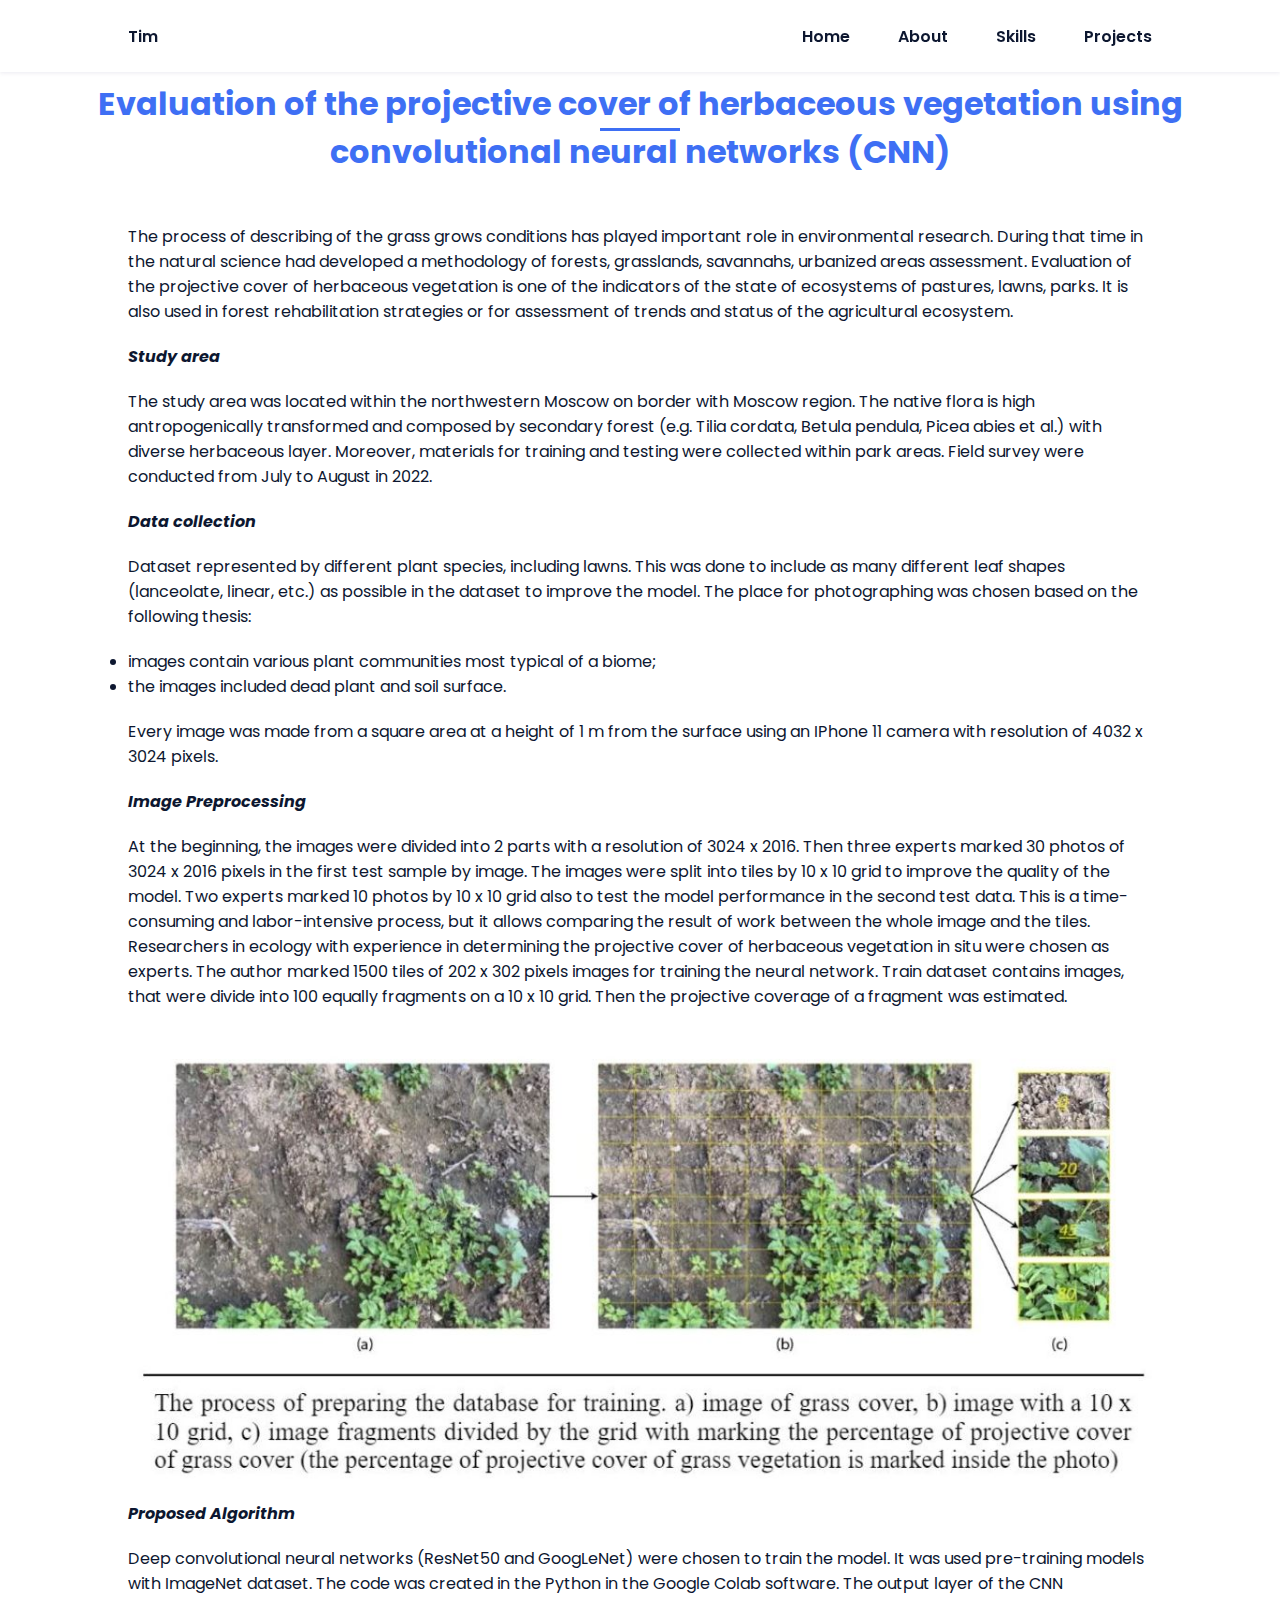
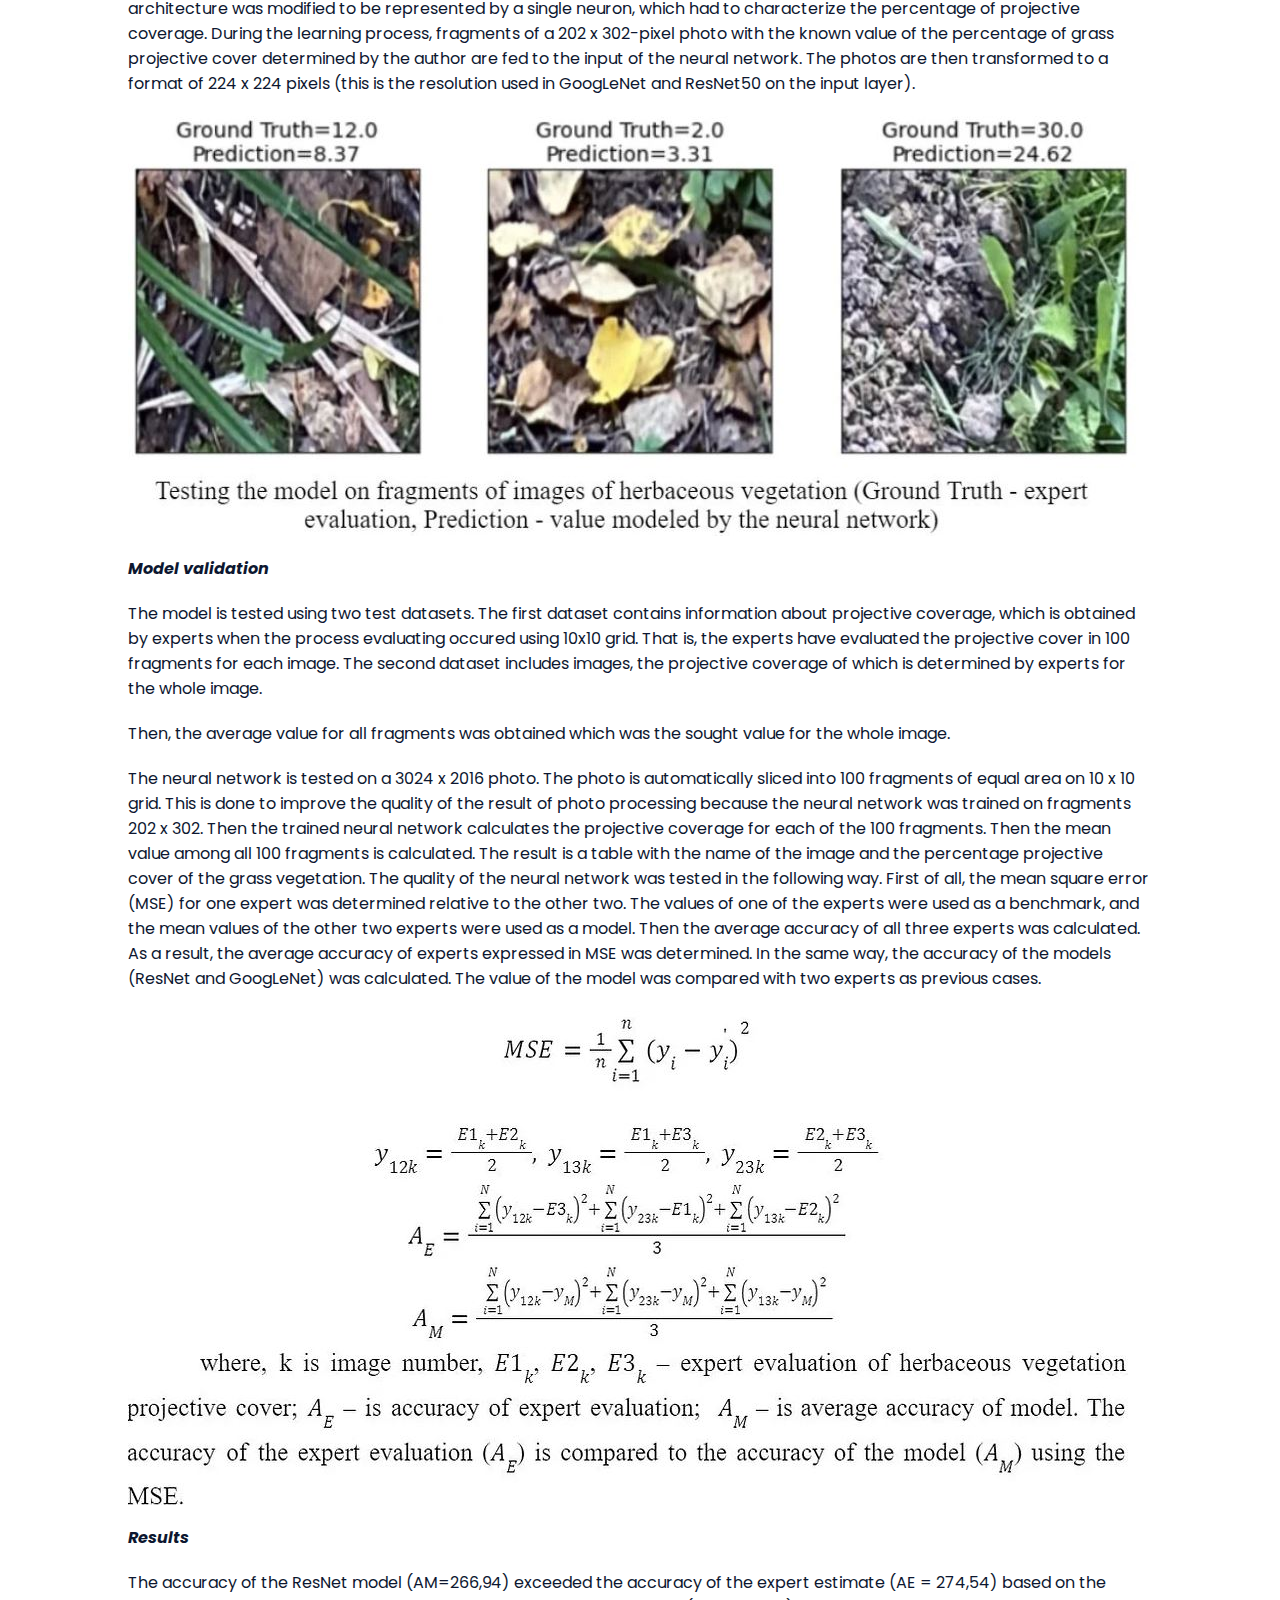
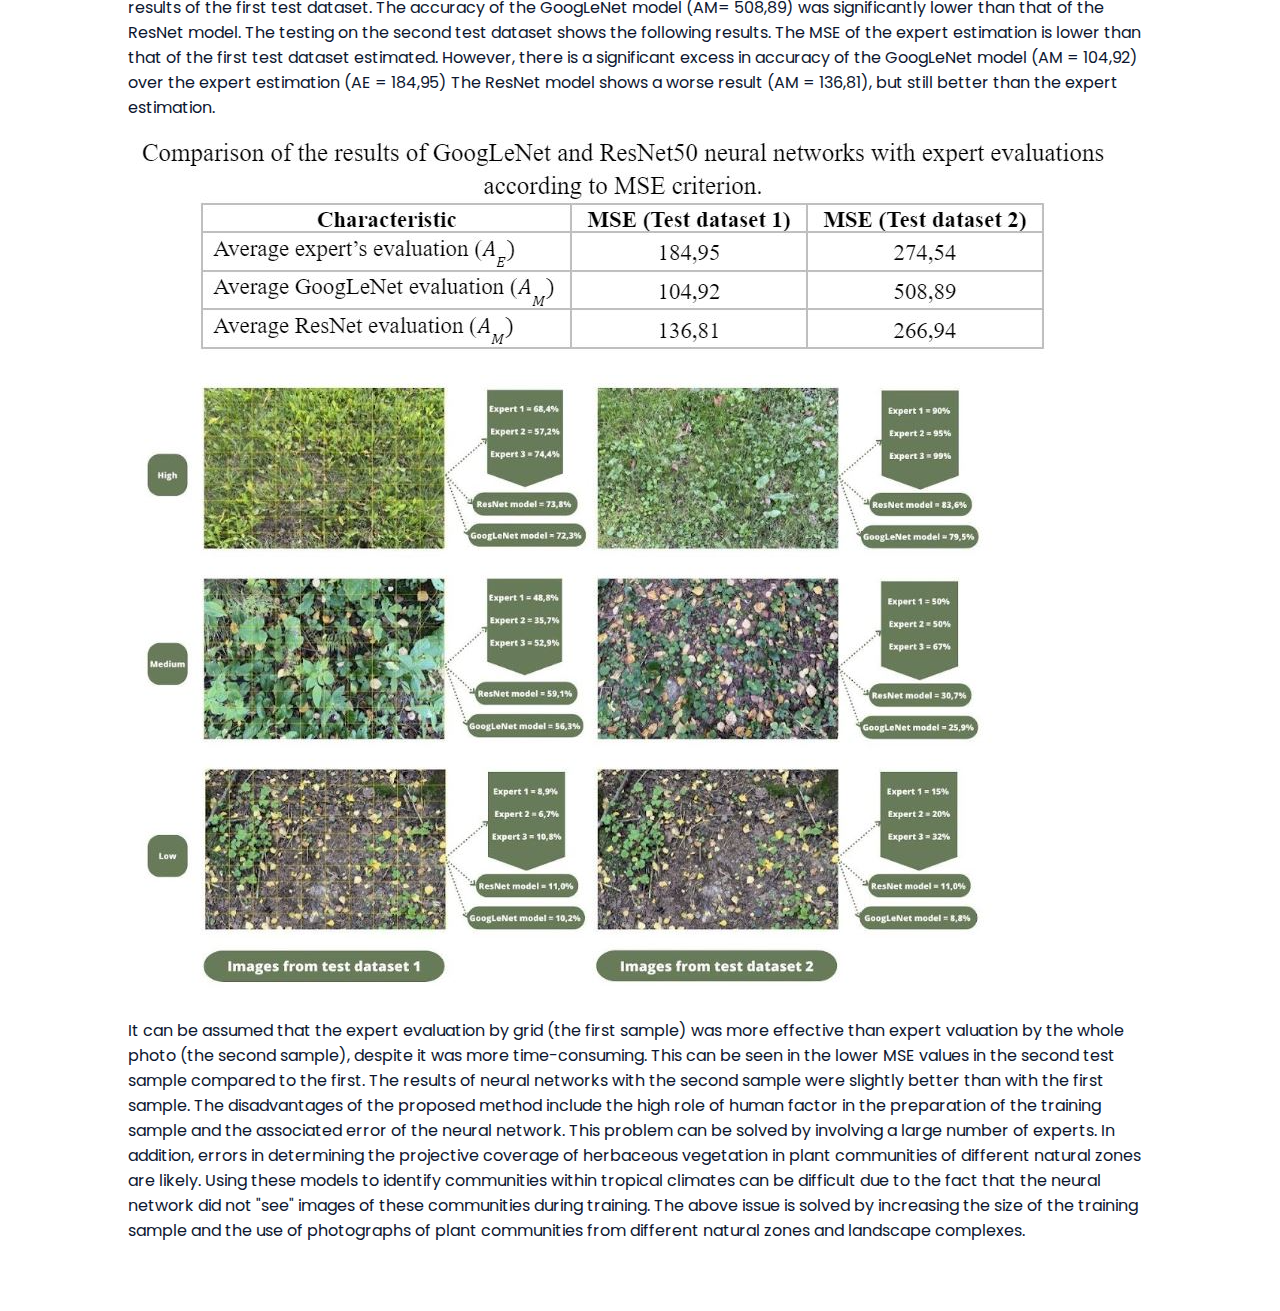
<file: CNN.html>
<!DOCTYPE html>
<html lang="en">

<head>
    <meta charset="UTF-8">
    <meta name="viewport" content="width=device-width, initial-scale=1.0">

    <link rel="stylesheet" href="assets/css/styles.css">
    <link href='https://cdn.jsdelivr.net/npm/boxicons@2.0.5/css/boxicons.min.css' rel='stylesheet'>

    <title>Evaluation of the projective cover of herbaceous vegetation using convolutional neural networks (CNN)</title>
    <style>
        p {
            margin-bottom: 20px;
            /* Steps between lines */
        }
    </style>
</head>

<body>
    <!--===== HEADER =====-->
    <header class="l-header">
        <nav class="nav bd-grid">
            <div>
                <a href="#" class="nav__logo">Tim</a>
            </div>

            <div class="nav__menu" id="nav-menu">
                <ul class="nav__list">
                    <li class="nav__item"><a href="index.html#home" class="nav__link">Home</a></li>
                    <li class="nav__item"><a href="index.html#about" class="nav__link">About</a></li>
                    <li class="nav__item"><a href="index.html#skills" class="nav__link">Skills</a></li>
                    <li class="nav__item"><a href="index.html#work" class="nav__link">Projects</a></li>
                </ul>
            </div>
            <div class="nav__toggle" id="nav-toggle">
                <i class='bx bx-menu'></i>
            </div>
        </nav>
    </header>
    <main class="l-main">
        <!--===== Project information =====-->
        <section class="information section" id="information">
            <h2 class="section-title">Evaluation of the projective cover of herbaceous vegetation using convolutional
                neural networks (CNN)</h2>

            <div class="contact__container bd-grid">

                <div>
                    <p>The process of describing of the grass grows conditions has played important role in
                        environmental research. During that time in the natural science had developed a methodology of
                        forests, grasslands, savannahs, urbanized areas assessment. Evaluation of the projective cover
                        of herbaceous vegetation is one of the indicators of the state of ecosystems of pastures, lawns,
                        parks. It is also used in forest rehabilitation strategies or for assessment of trends and
                        status of the agricultural ecosystem.
                    </p>
                    <p><b><i>Study area</i></b></p>
                    <p>
                        The study area was located within the northwestern Moscow on border with Moscow region. The
                        native flora is high antropogenically transformed and composed by secondary forest (e.g. Tilia
                        cordata, Betula pendula, Picea abies et al.) with diverse herbaceous layer. Moreover, materials
                        for training and testing were collected within park areas. Field survey were conducted from July
                        to August in 2022.
                    </p>
                    <p><b><i>Data collection</i></b></p>
                    <p>
                        Dataset represented by different plant species, including lawns. This was done to include as
                        many different leaf shapes (lanceolate, linear, etc.) as possible in the dataset to improve the
                        model.
                        The place for photographing was chosen based on the following thesis:
                    </p>

                    <li> images contain various plant communities most typical of a biome;</li>
                    <li> the images included dead plant and soil surface.</li>
                    <div style="height: 20px;"></div>
                    <p>
                        Every image was made from a square area at a height of 1 m from the surface using an IPhone 11
                        camera with resolution of 4032 x 3024 pixels.
                    </p>
                    <p><b><i>Image Preprocessing</i></b></p>
                    <p>
                        At the beginning, the images were divided into 2 parts with a resolution of 3024 x 2016. Then
                        three experts marked 30 photos of 3024 x 2016 pixels in the first test sample by image. The
                        images were split into tiles by 10 x 10 grid to improve the quality of the model. Two experts
                        marked 10 photos by 10 x 10 grid also to test the model performance in the second test data.
                        This is a time-consuming and labor-intensive process, but it allows comparing the result of work
                        between the whole image and the tiles. Researchers in ecology with experience in determining the
                        projective cover of herbaceous vegetation in situ were chosen as experts.

                        The author marked 1500 tiles of 202 x 302 pixels images for training the neural network. Train
                        dataset contains images, that were divide into 100 equally fragments on a 10 x 10 grid. Then the
                        projective coverage of a fragment was estimated.
                    </p>
                    <img src="assets/img/Ml/2.JPG">
                    <div style="height: 20px;"></div>
                    <p><b><i>Proposed Algorithm</i></b></p>
                    <p>
                        Deep convolutional neural networks (ResNet50 and GoogLeNet) were chosen to train the model. It
                        was used pre-training models with ImageNet dataset. The code was created in the Python in the
                        Google Colab software. The output layer of the CNN architecture was modified to be represented
                        by a single neuron, which had to characterize the percentage of projective coverage.
                        During the learning process, fragments of a 202 x 302-pixel photo with the known value of the
                        percentage of grass projective cover determined by the author are fed to the input of the neural
                        network. The photos are then transformed to a format of 224 x 224 pixels (this is the resolution
                        used in GoogLeNet and ResNet50 on the input layer).
                    </p>
                    <img src="assets/img/Ml/3.JPG">
                    <div style="height: 20px;"></div>
                    <p><b><i>Model validation</i></b></p>
                    <p>
                        The model is tested using two test datasets. The first dataset contains information about
                        projective coverage, which is obtained by experts when the process evaluating occured using
                        10x10 grid. That is, the experts have evaluated the projective cover in 100 fragments for each
                        image. The second dataset includes images, the projective coverage of which is determined by
                        experts for the whole image.
                    </p>
                    <p>
                        Then, the average value for all fragments was obtained which was the sought value for the whole
                        image.
                    </p>
                    <p>
                        The neural network is tested on a 3024 x 2016 photo. The photo is automatically sliced into 100
                        fragments of equal area on 10 x 10 grid. This is done to improve the quality of the result of
                        photo processing because the neural network was trained on fragments 202 x 302. Then the trained
                        neural network calculates the projective coverage for each of the 100 fragments. Then the mean
                        value among all 100 fragments is calculated. The result is a table with the name of the image
                        and the percentage projective cover of the grass vegetation.

                        The quality of the neural network was tested in the following way. First of all, the mean square
                        error (MSE) for one expert was determined relative to the other two. The values of one of the
                        experts were used as a benchmark, and the mean values of the other two experts were used as a
                        model. Then the average accuracy of all three experts was calculated. As a result, the average
                        accuracy of experts expressed in MSE was determined. In the same way, the accuracy of the models
                        (ResNet and GoogLeNet) was calculated. The value of the model was compared with two experts as
                        previous cases.
                    </p>
                    <img src="assets/img/Ml/4.JPG">
                    <div style="height: 20px;"></div>
                    <p><b><i>Results</i></b></p>
                    <p>
                        The accuracy of the ResNet model (AM=266,94) exceeded the accuracy of the expert estimate (AE =
                        274,54) based on the results of the first test dataset. The accuracy of the GoogLeNet model (AM=
                        508,89) was significantly lower than that of the ResNet model.

                        The testing on the second test dataset shows the following results. The MSE of the expert
                        estimation is lower than that of the first test dataset estimated. However, there is a
                        significant excess in accuracy of the GoogLeNet model (AM = 104,92) over the expert estimation
                        (AE = 184,95) The ResNet model shows a worse result (AM = 136,81), but still better than the
                        expert estimation.
                    </p>
                    <img src="assets/img/Ml/5.png">
                    <div style="height: 20px;"></div>
                    <img src="assets/img/Ml/6.png">
                    <div style="height: 20px;"></div>
                    <p>
                        It can be assumed that the expert evaluation by grid (the first sample) was more effective than
                        expert valuation by the whole photo (the second sample), despite it was more time-consuming.
                        This can be seen in the lower MSE values in the second test sample compared to the first. The
                        results of neural networks with the second sample were slightly better than with the first
                        sample. The disadvantages of the proposed method include the high role of human factor in the
                        preparation of the training sample and the associated error of the neural network. This problem
                        can be solved by involving a large number of experts. In addition, errors in determining the
                        projective coverage of herbaceous vegetation in plant communities of different natural zones are
                        likely. Using these models to identify communities within tropical climates can be difficult due
                        to the fact that the neural network did not "see" images of these communities during training.
                        The above issue is solved by increasing the size of the training sample and the use of
                        photographs of plant communities from different natural zones and landscape complexes.
                    </p>
                </div>
            </div>
        </section>

</body>

</html>
</file>
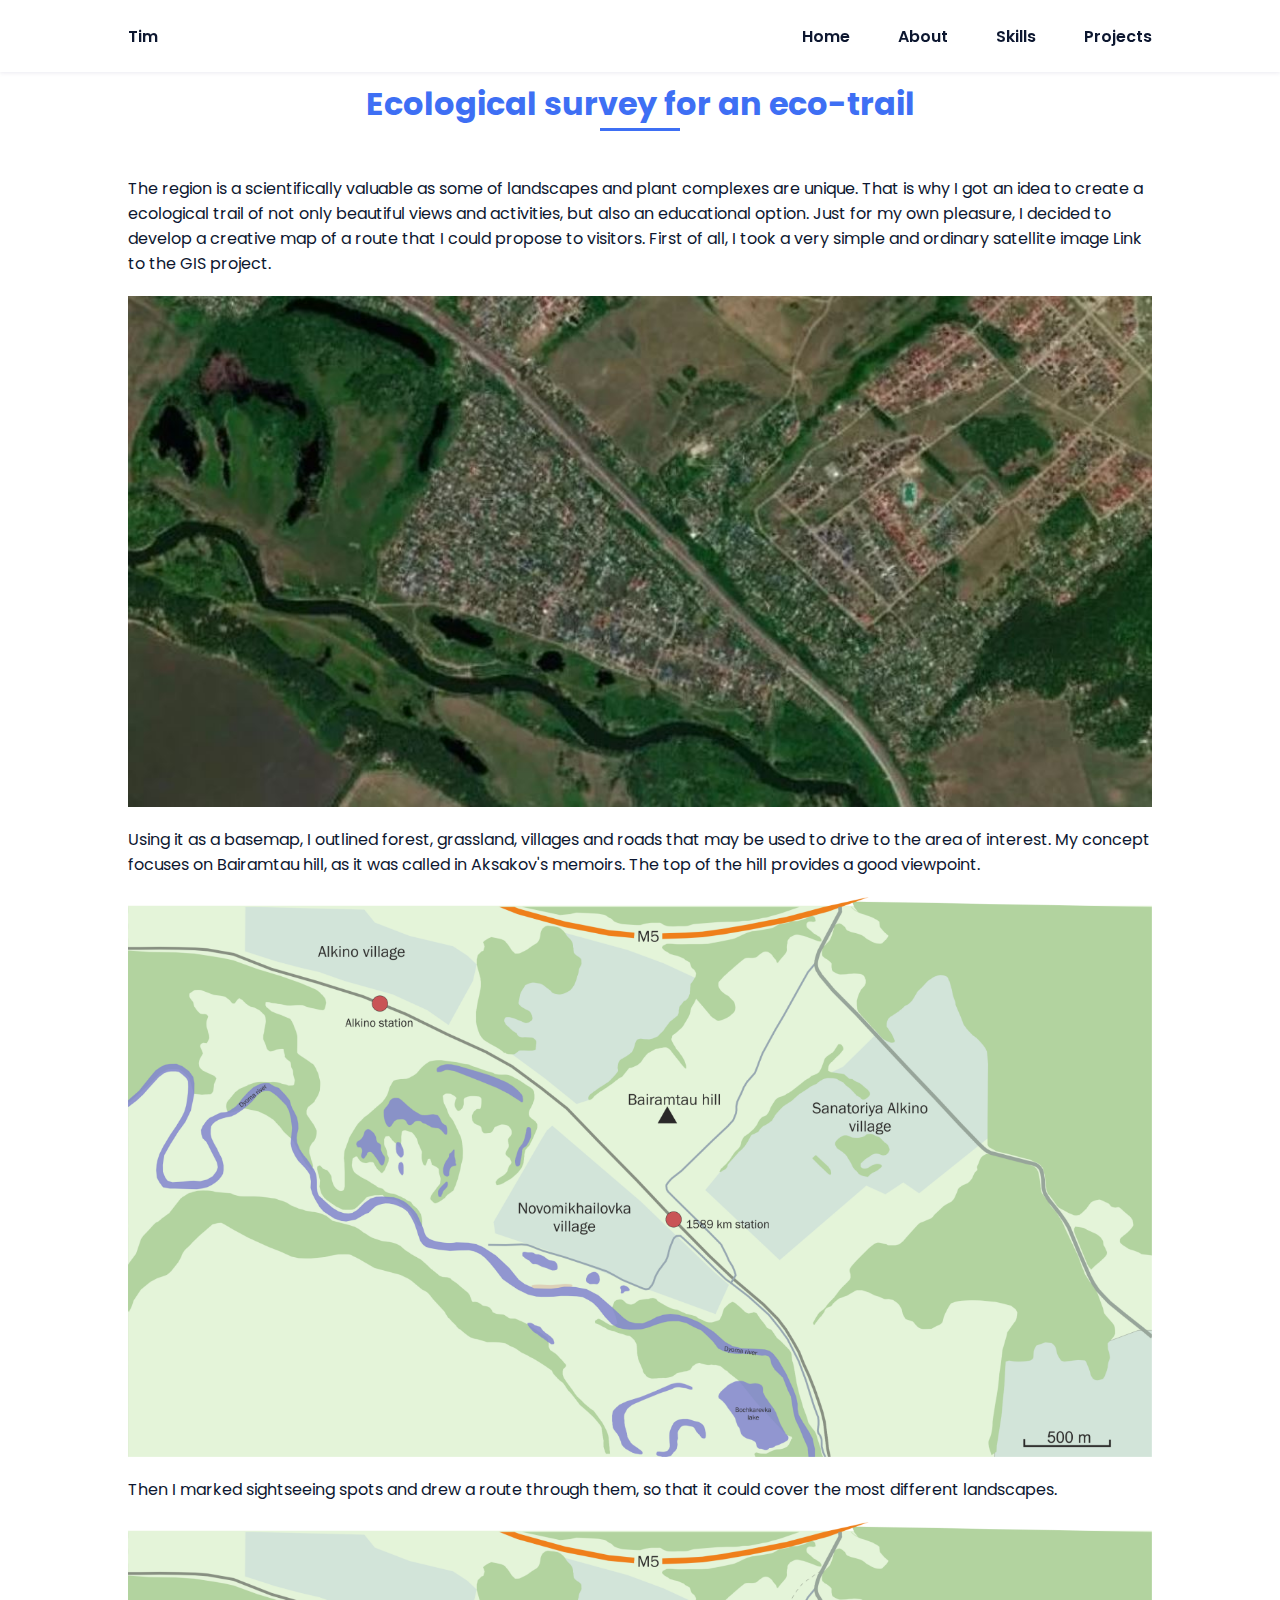
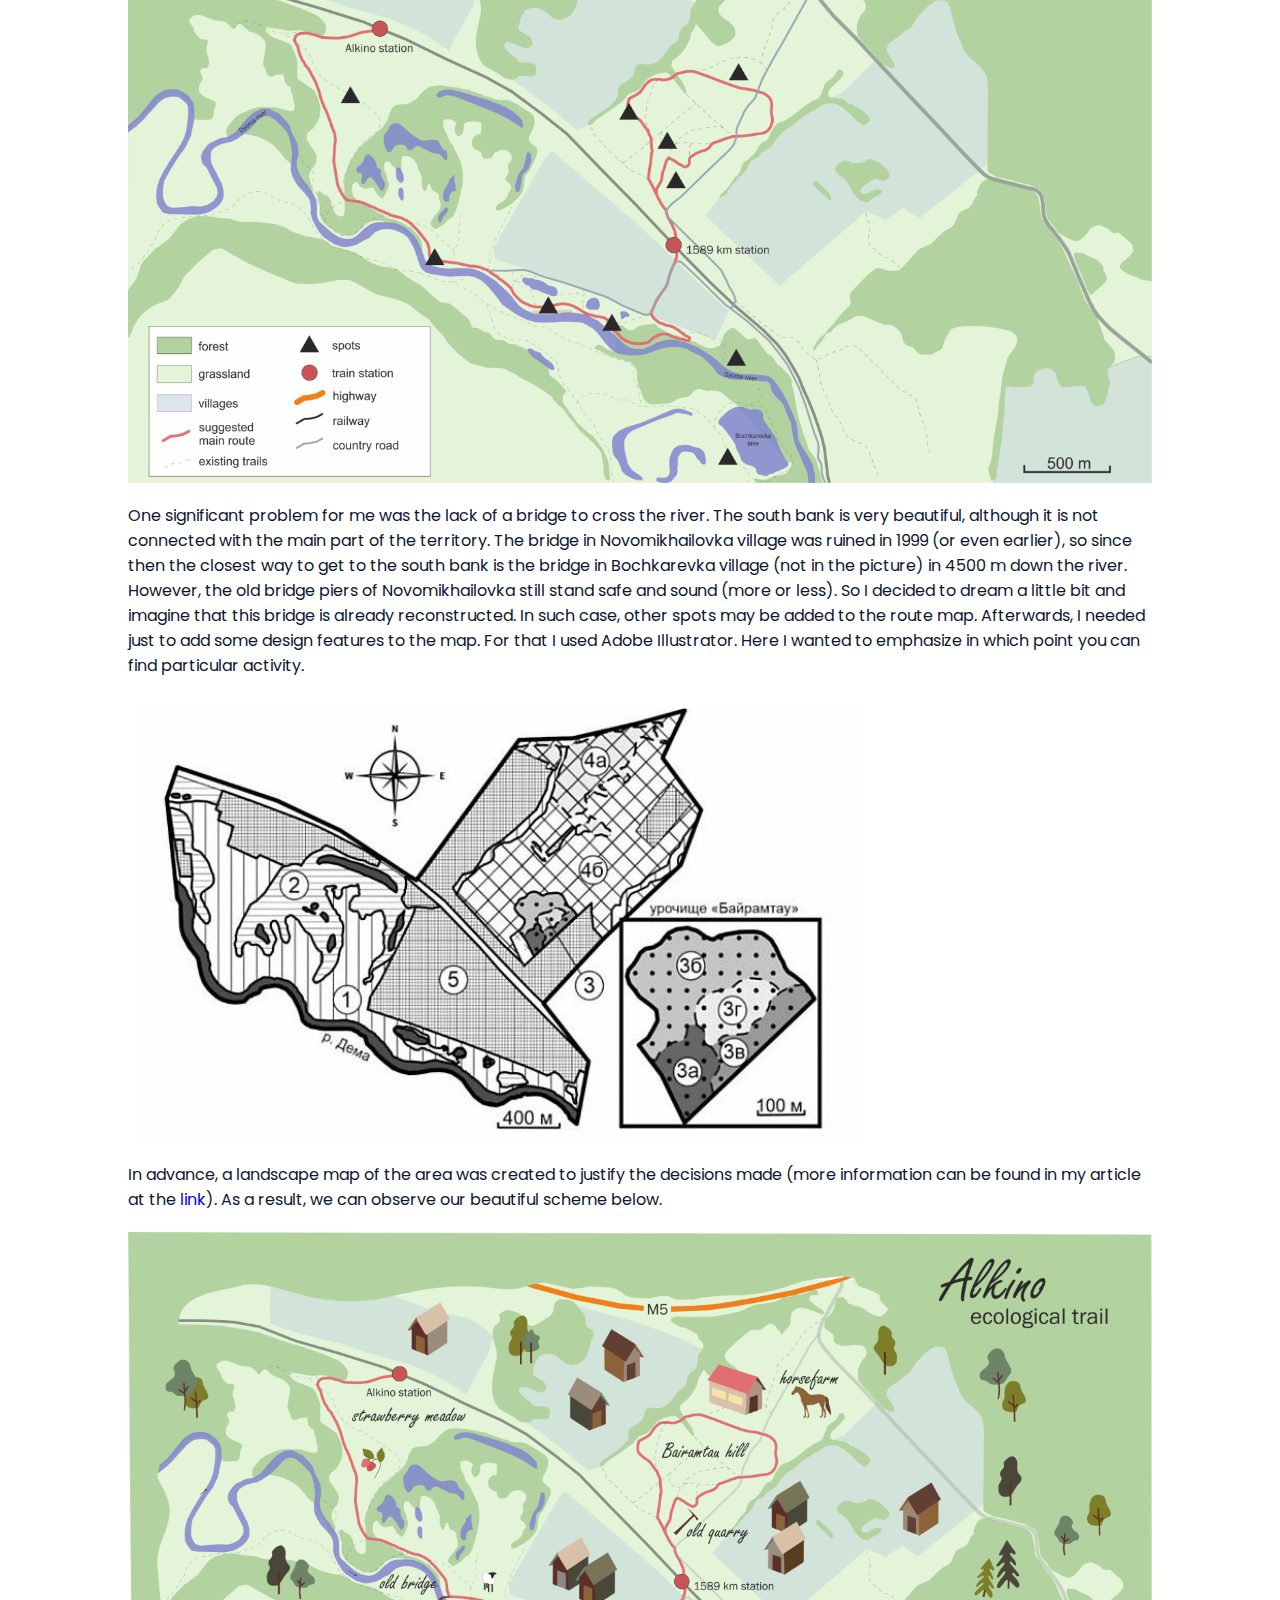
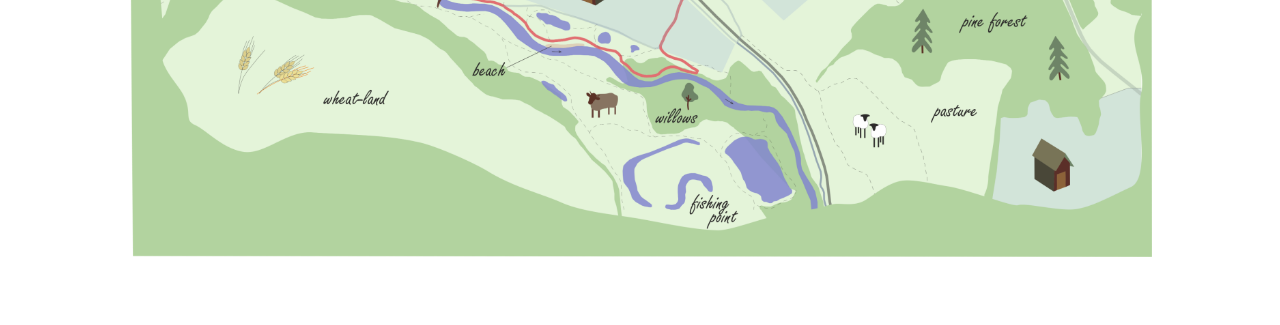
<file: Ecotrail.html>
<!DOCTYPE html>
<html lang="en">

<head>
    <meta charset="UTF-8">
    <meta name="viewport" content="width=device-width, initial-scale=1.0">

    <link rel="stylesheet" href="assets/css/styles.css">
    <link href='https://cdn.jsdelivr.net/npm/boxicons@2.0.5/css/boxicons.min.css' rel='stylesheet'>

    <title>Ecological survey for an eco-trail</title>
    <style>
        p {
            margin-bottom: 20px;
            /* Steps between lines */
        }
    </style>
</head>

<body>
    <!--===== HEADER =====-->
    <header class="l-header">
        <nav class="nav bd-grid">
            <div>
                <a href="#" class="nav__logo">Tim</a>
            </div>

            <div class="nav__menu" id="nav-menu">
                <ul class="nav__list">
                    <li class="nav__item"><a href="index.html#home" class="nav__link">Home</a></li>
                    <li class="nav__item"><a href="index.html#about" class="nav__link">About</a></li>
                    <li class="nav__item"><a href="index.html#skills" class="nav__link">Skills</a></li>
                    <li class="nav__item"><a href="index.html#work" class="nav__link">Projects</a></li>
                </ul>
            </div>
            <div class="nav__toggle" id="nav-toggle">
                <i class='bx bx-menu'></i>
            </div>
        </nav>
    </header>
    <main class="l-main">
        <!--===== Project information =====-->
        <section class="information section" id="information">
            <h2 class="section-title">Ecological survey for an eco-trail</h2>

            <div class="contact__container bd-grid">

                <div>
                    <p>The region is a scientifically valuable as some of landscapes and plant complexes are unique.
                        That is why I got an idea to create a ecological trail of not only beautiful views and
                        activities, but also an educational option.
                        Just for my own pleasure, I decided to develop a creative map of a route that I could propose to
                        visitors. First of all, I took a very simple and ordinary satellite image Link to the GIS
                        project.
                    </p>
                    <img src="assets/img/Ecotrail/2.JPG">
                    <div style="height: 20px;"></div>
                    <p>
                        Using it as a basemap, I outlined forest, grassland, villages and roads that may be used to
                        drive to the area of interest.
                        My concept focuses on Bairamtau hill, as it was called in Aksakov's memoirs. The top of the hill
                        provides a good viewpoint.
                    </p>
                    <img src="assets/img/Ecotrail/3.png">
                    <div style="height: 20px;"></div>
                    <p>
                        Then I marked sightseeing spots and drew a route through them, so that it could cover the most
                        different landscapes.
                    </p>
                    <img src="assets/img/Ecotrail/4.png">
                    <div style="height: 20px;"></div>
                    <p>
                        One significant problem for me was the lack of a bridge to cross the river. The south bank is
                        very beautiful, although it is not connected with the main part of the territory. The bridge in
                        Novomikhailovka village was ruined in 1999 (or even earlier), so since then the closest way to
                        get to the south bank is the bridge in Bochkarevka village (not in the picture) in 4500 m down
                        the river. However, the old bridge piers of Novomikhailovka still stand safe and sound (more or
                        less). So I decided to dream a little bit and imagine that this bridge is already reconstructed.
                        In such case, other spots may be added to the route map.
                        Afterwards, I needed just to add some design features to the map. For that I used Adobe
                        Illustrator. Here I wanted to emphasize in which point you can find particular activity.
                    </p>
                    <img src="assets/img/Ecotrail/5.png">
                    <div style="height: 20px;"></div>
                    <p>
                        In advance, a landscape map of the area was created to justify the decisions made (more
                        information can be found in my article at the <a
                            href="https://geo.asu.edu.ru/files/1(80)/94-102.pdf" target="_blank">link</a>). As a result,
                        we can observe our beautiful
                        scheme below.
                    </p>
                    <img src="assets/img/Ecotrail/6.png">
                    <div style="height: 20px;"></div>
                </div>
            </div>
        </section>

</body>

</html>
</file>
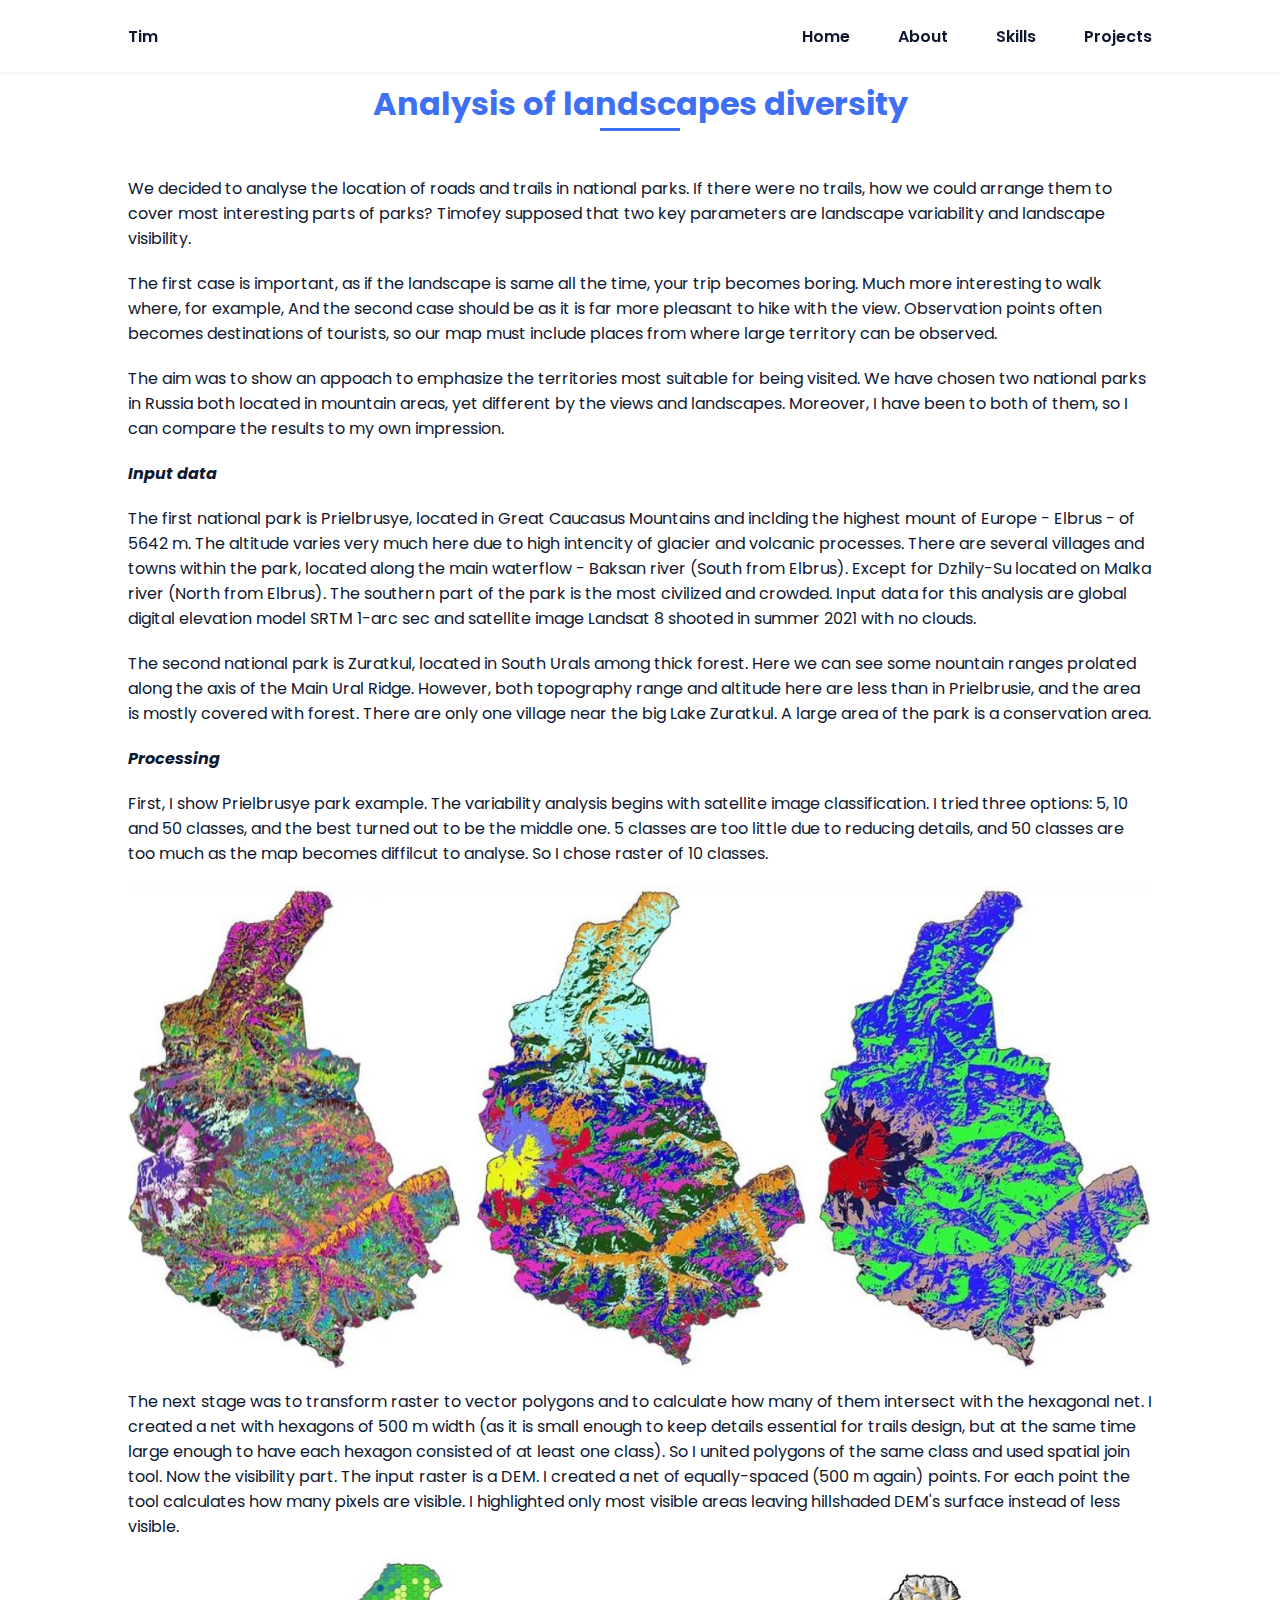
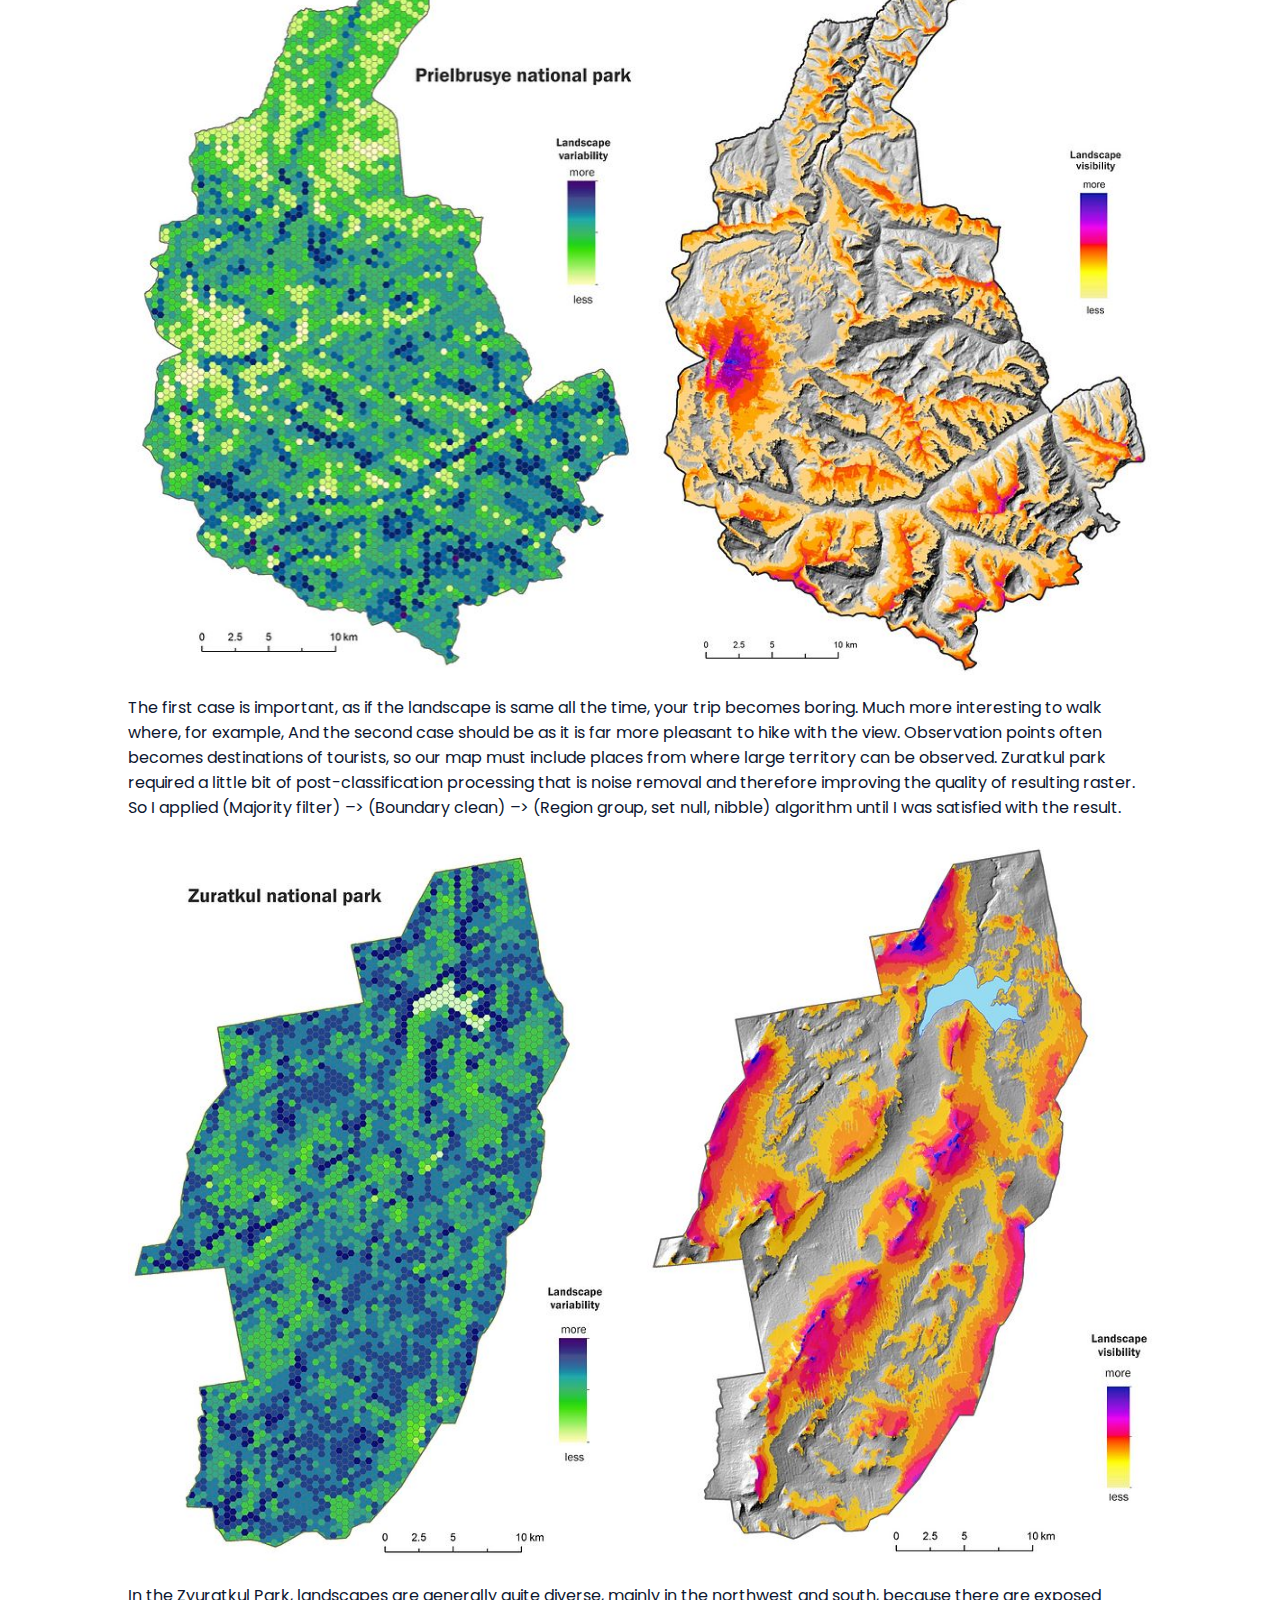
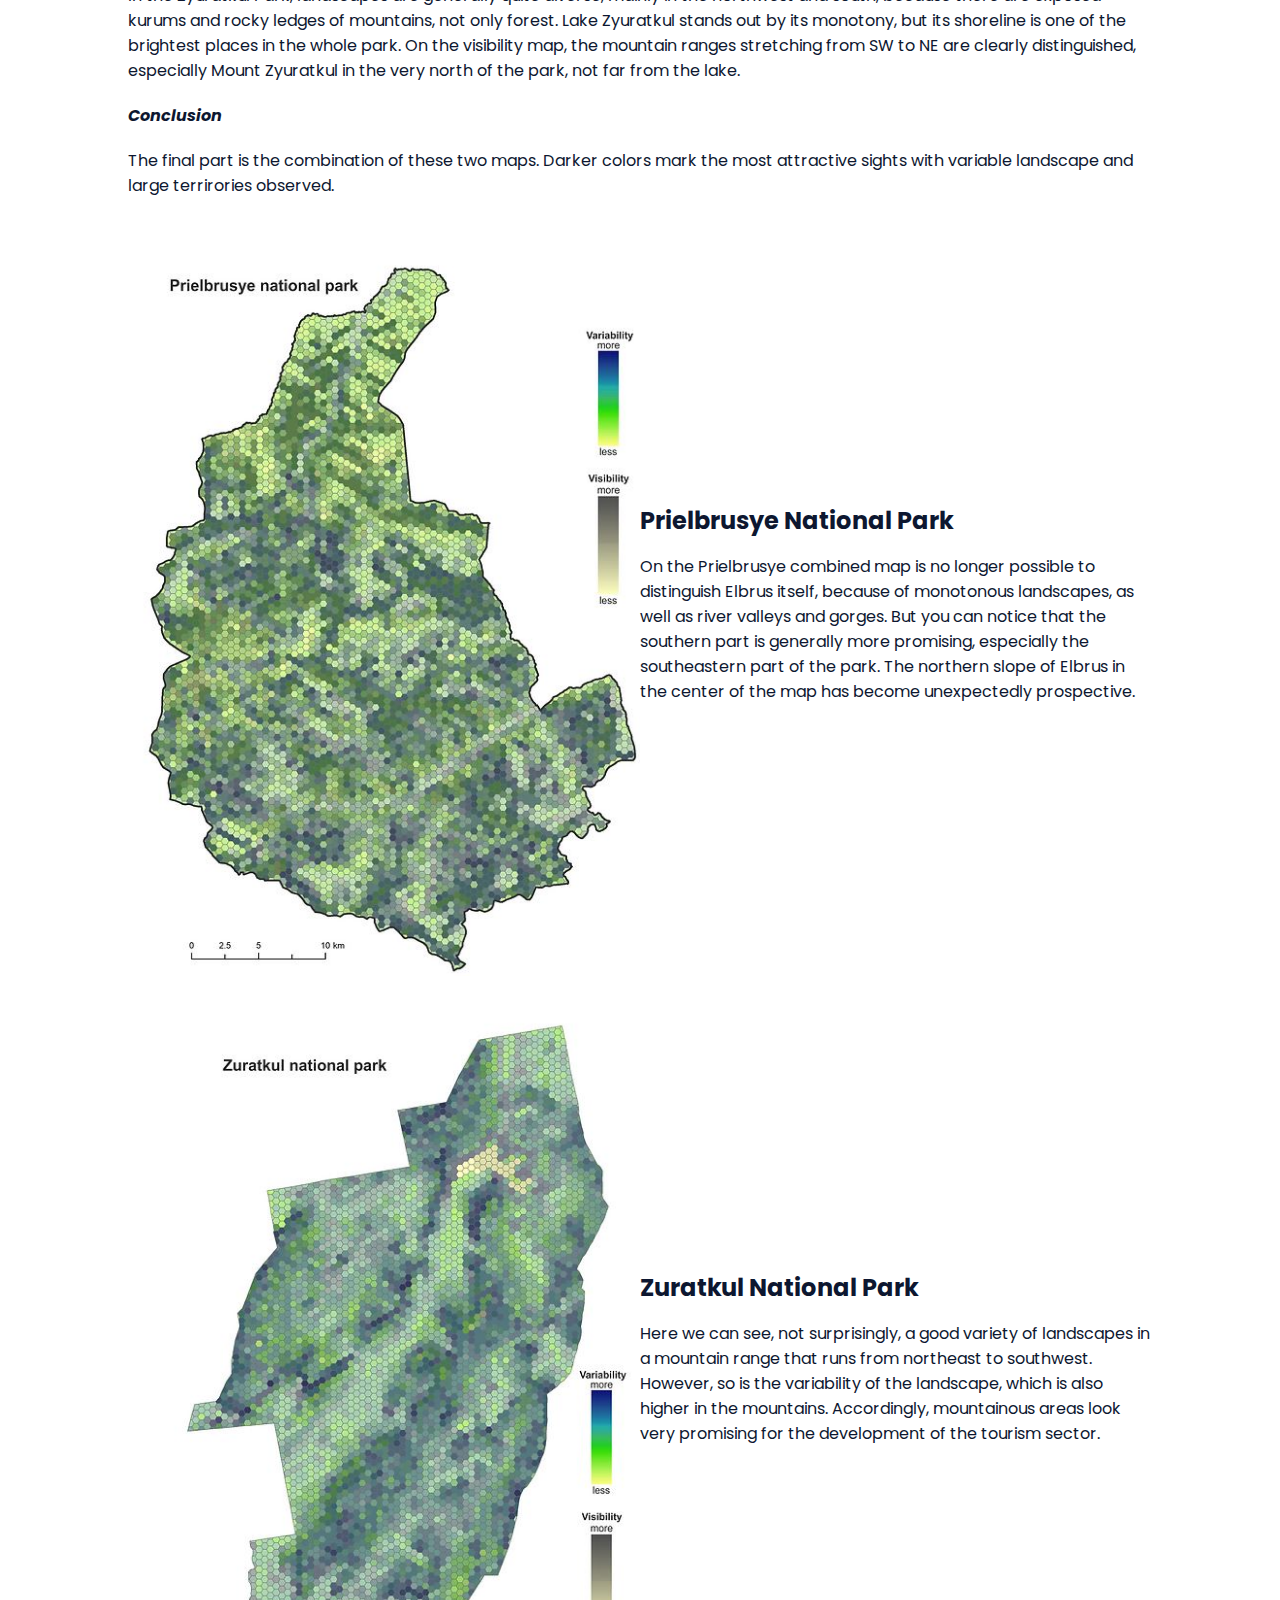
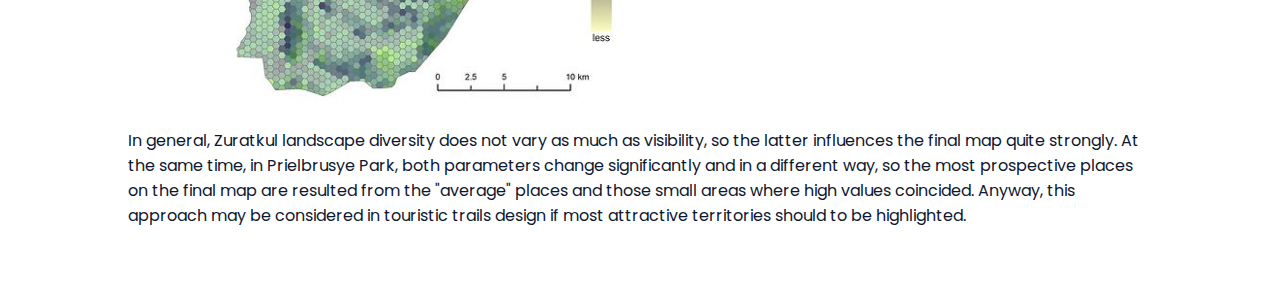
<file: Landscape.html>
<!DOCTYPE html>
<html lang="en">

<head>
    <meta charset="UTF-8">
    <meta name="viewport" content="width=device-width, initial-scale=1.0">

    <link rel="stylesheet" href="assets/css/styles.css">
    <link href='https://cdn.jsdelivr.net/npm/boxicons@2.0.5/css/boxicons.min.css' rel='stylesheet'>

    <title>Analysis of national parks landscapes diversity and visibility</title>
    <style>
        p {
            margin-bottom: 20px;
            /* Steps between lines */
        }
    </style>
</head>

<body>
    <!--===== HEADER =====-->
    <header class="l-header">
        <nav class="nav bd-grid">
            <div>
                <a href="#" class="nav__logo">Tim</a>
            </div>

            <div class="nav__menu" id="nav-menu">
                <ul class="nav__list">
                    <li class="nav__item"><a href="index.html#home" class="nav__link">Home</a></li>
                    <li class="nav__item"><a href="index.html#about" class="nav__link">About</a></li>
                    <li class="nav__item"><a href="index.html#skills" class="nav__link">Skills</a></li>
                    <li class="nav__item"><a href="index.html#work" class="nav__link">Projects</a></li>
                </ul>
            </div>
            <div class="nav__toggle" id="nav-toggle">
                <i class='bx bx-menu'></i>
            </div>
        </nav>
    </header>
    <main class="l-main">
        <!--===== Project information =====-->
        <section class="information section" id="information">
            <h2 class="section-title">Analysis of landscapes diversity</h2>

            <div class="contact__container bd-grid">

                <div>
                    <p>We decided to analyse the location of roads and trails in national parks. If there were no
                        trails, how we could arrange them to cover most interesting parts of parks? Timofey supposed
                        that two key parameters are landscape variability and landscape visibility.
                    </p>
                    <p>
                        The first case is important, as if the landscape is same all the time, your trip becomes boring.
                        Much more interesting to walk where, for example, And the second case should be as it is far
                        more pleasant to hike with the view. Observation points often becomes destinations of tourists,
                        so our map must include places from where large territory can be observed.
                    </p>
                    <p>
                        The aim was to show an appoach to emphasize the territories most suitable for being visited. We
                        have chosen two national parks in Russia both located in mountain areas, yet different by the
                        views and landscapes. Moreover, I have been to both of them, so I can compare the results to my
                        own impression.
                    </p>
                    <p><b><i>Input data</i></b></p>
                    <p>
                        The first national park is Prielbrusye, located in Great Caucasus Mountains and inclding the
                        highest mount of Europe - Elbrus - of 5642 m. The altitude varies very much here due to high
                        intencity of glacier and volcanic processes. There are several villages and towns within the
                        park, located along the main waterflow - Baksan river (South from Elbrus). Except for Dzhily-Su
                        located on Malka river (North from Elbrus). The southern part of the park is the most civilized
                        and crowded.
                        Input data for this analysis are global digital elevation model SRTM 1-arc sec and satellite
                        image Landsat 8 shooted in summer 2021 with no clouds.
                    </p>
                    <p>
                        The second national park is Zuratkul, located in South Urals among thick forest. Here we can see
                        some nountain ranges prolated along the axis of the Main Ural Ridge. However, both topography
                        range and altitude here are less than in Prielbrusie, and the area is mostly covered with
                        forest. There are only one village near the big Lake Zuratkul. A large area of the park is a
                        conservation area.
                    </p>
                    <p><b><i>Processing</i></b></p>
                    <p>
                        First, I show Prielbrusye park example. The variability analysis begins with satellite image
                        classification. I tried three options: 5, 10 and 50 classes, and the best turned out to be the
                        middle one. 5 classes are too little due to reducing details, and 50 classes are too much as the
                        map becomes diffilcut to analyse. So I chose raster of 10 classes.
                    </p>
                    <img src="assets/img/Landscapes/1.JPG">
                    <div style="height: 20px;"></div>
                    <p>
                        The next stage was to transform raster to vector polygons and to calculate how many of them
                        intersect with the hexagonal net. I created a net with hexagons of 500 m width (as it is small
                        enough to keep details essential for trails design, but at the same time large enough to have
                        each hexagon consisted of at least one class).
                        So I united polygons of the same class and used spatial join tool.
                        Now the visibility part. The input raster is a DEM. I created a net of equally-spaced (500 m
                        again) points. For each point the tool calculates how many pixels are visible. I highlighted
                        only most visible areas leaving hillshaded DEM's surface instead of less visible.
                    </p>
                    <img src="assets/img/Landscapes/2.JPG">
                    <div style="height: 20px;"></div>
                    <p>
                        The first case is important, as if the landscape is same all the time, your trip becomes boring.
                        Much more interesting to walk where, for example, And the second case should be as it is far
                        more pleasant to hike with the view. Observation points often becomes destinations of tourists,
                        so our map must include places from where large territory can be observed.
                        Zuratkul park required a little bit of post-classification processing that is noise removal and
                        therefore improving the quality of resulting raster. So I applied (Majority filter) –> (Boundary
                        clean) –> (Region group, set null, nibble) algorithm until I was satisfied with the result.
                    </p>
                    <img src="assets/img/Landscapes/3.JPG">
                    <div style="height: 20px;"></div>
                    <p>
                        In the Zyuratkul Park, landscapes are generally quite diverse, mainly in the northwest and
                        south, because there are exposed kurums and rocky ledges of mountains, not only forest. Lake
                        Zyuratkul stands out by its monotony, but its shoreline is one of the brightest places in the
                        whole park. On the visibility map, the mountain ranges stretching from SW to NE are clearly
                        distinguished, especially Mount Zyuratkul in the very north of the park, not far from the lake.
                    </p>
                    <p><b><i>Conclusion</i></b></p>
                    <p>
                        The final part is the combination of these two maps. Darker colors mark the most attractive
                        sights with variable landscape and large terrirories observed.
                    </p>

                    <div class="about__container bd-grid">
                        <img src="assets/img/Landscapes/4.JPG" alt="">
                        <div>
                            <h2 class="about__subtitle">Prielbrusye National Park</h2>
                            <p class="about__text">On the Prielbrusye combined map is no longer possible to
                                distinguish Elbrus itself, because of monotonous landscapes, as well as river
                                valleys and gorges. But you can notice that the southern part is generally more
                                promising, especially the southeastern part of the park. The northern slope of
                                Elbrus in the center of the map has become unexpectedly prospective.</p>
                        </div>
                    </div>
                    <div class="about__container bd-grid">
                        <img src="assets/img/Landscapes/5.JPG" alt="">
                        <div>
                            <h2 class="about__subtitle">Zuratkul National Park</h2>
                            <p class="about__text">Here we can see, not surprisingly, a good variety of landscapes in a
                                mountain range that runs from northeast to southwest. However, so is the variability of
                                the landscape, which is also higher in the mountains. Accordingly, mountainous areas
                                look very promising for the development of the tourism sector.</p>
                        </div>
                    </div>
                    <p>
                        In general, Zuratkul landscape diversity does not vary as much as visibility, so the latter
                        influences the final map quite strongly. At the same time, in Prielbrusye Park, both parameters
                        change significantly and in a different way, so the most prospective places on the final map are
                        resulted from the "average" places and those small areas where high values coincided.
                        Anyway, this approach may be considered in touristic trails design if most attractive
                        territories should to be highlighted.
                    </p>
                </div>
            </div>
        </section>

</body>

</html>
</file>
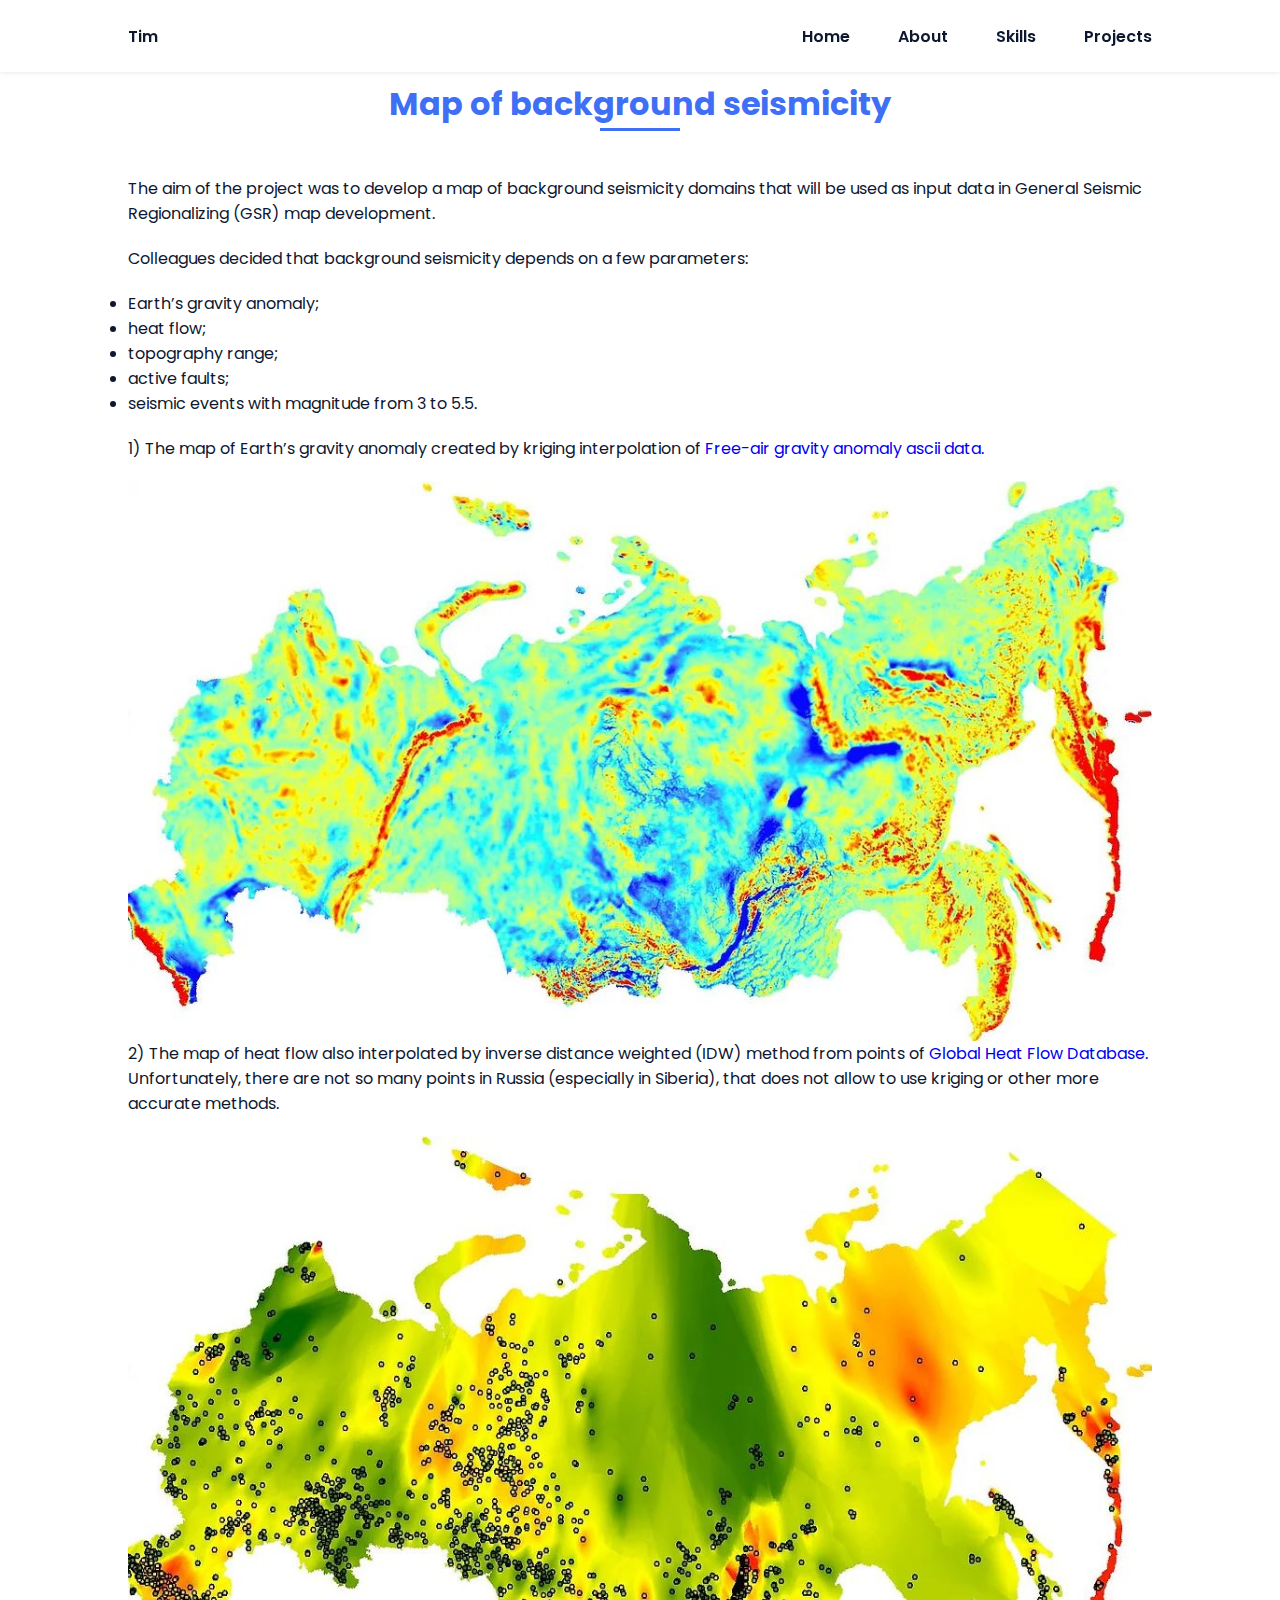
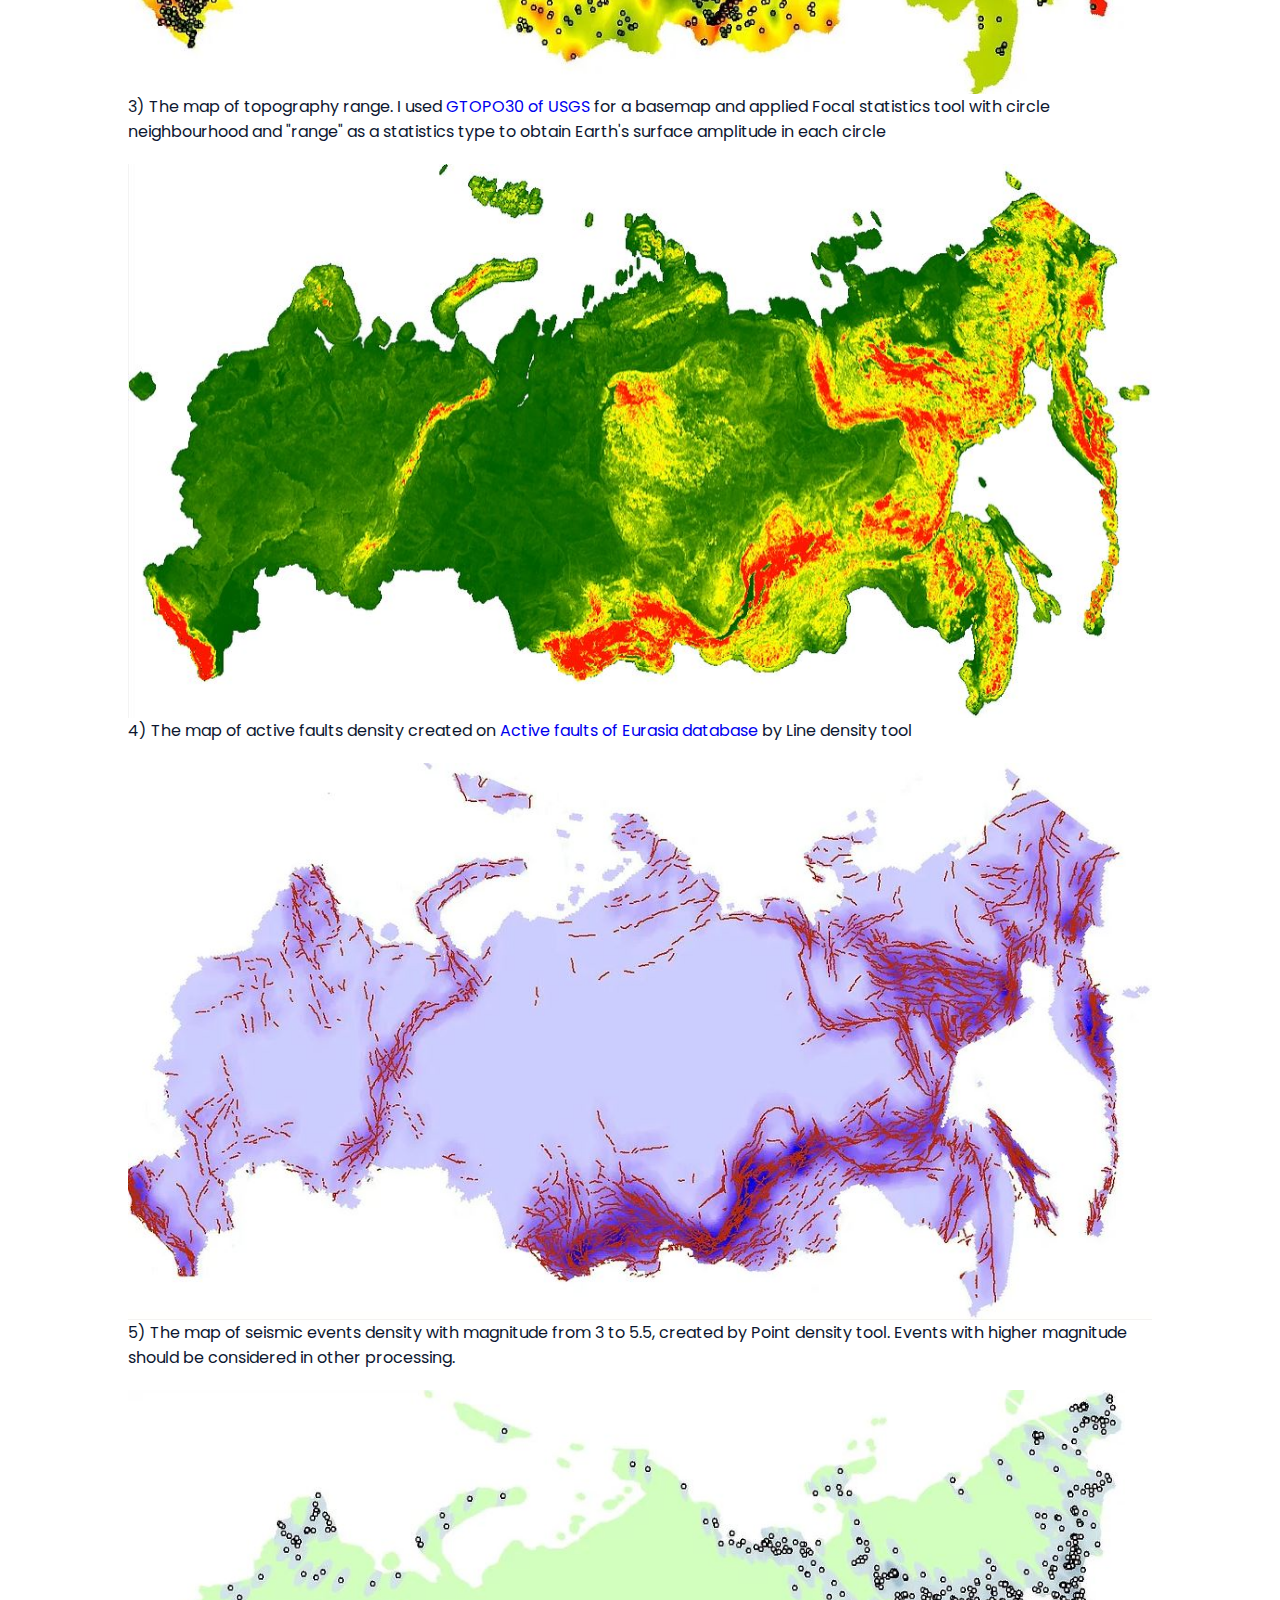
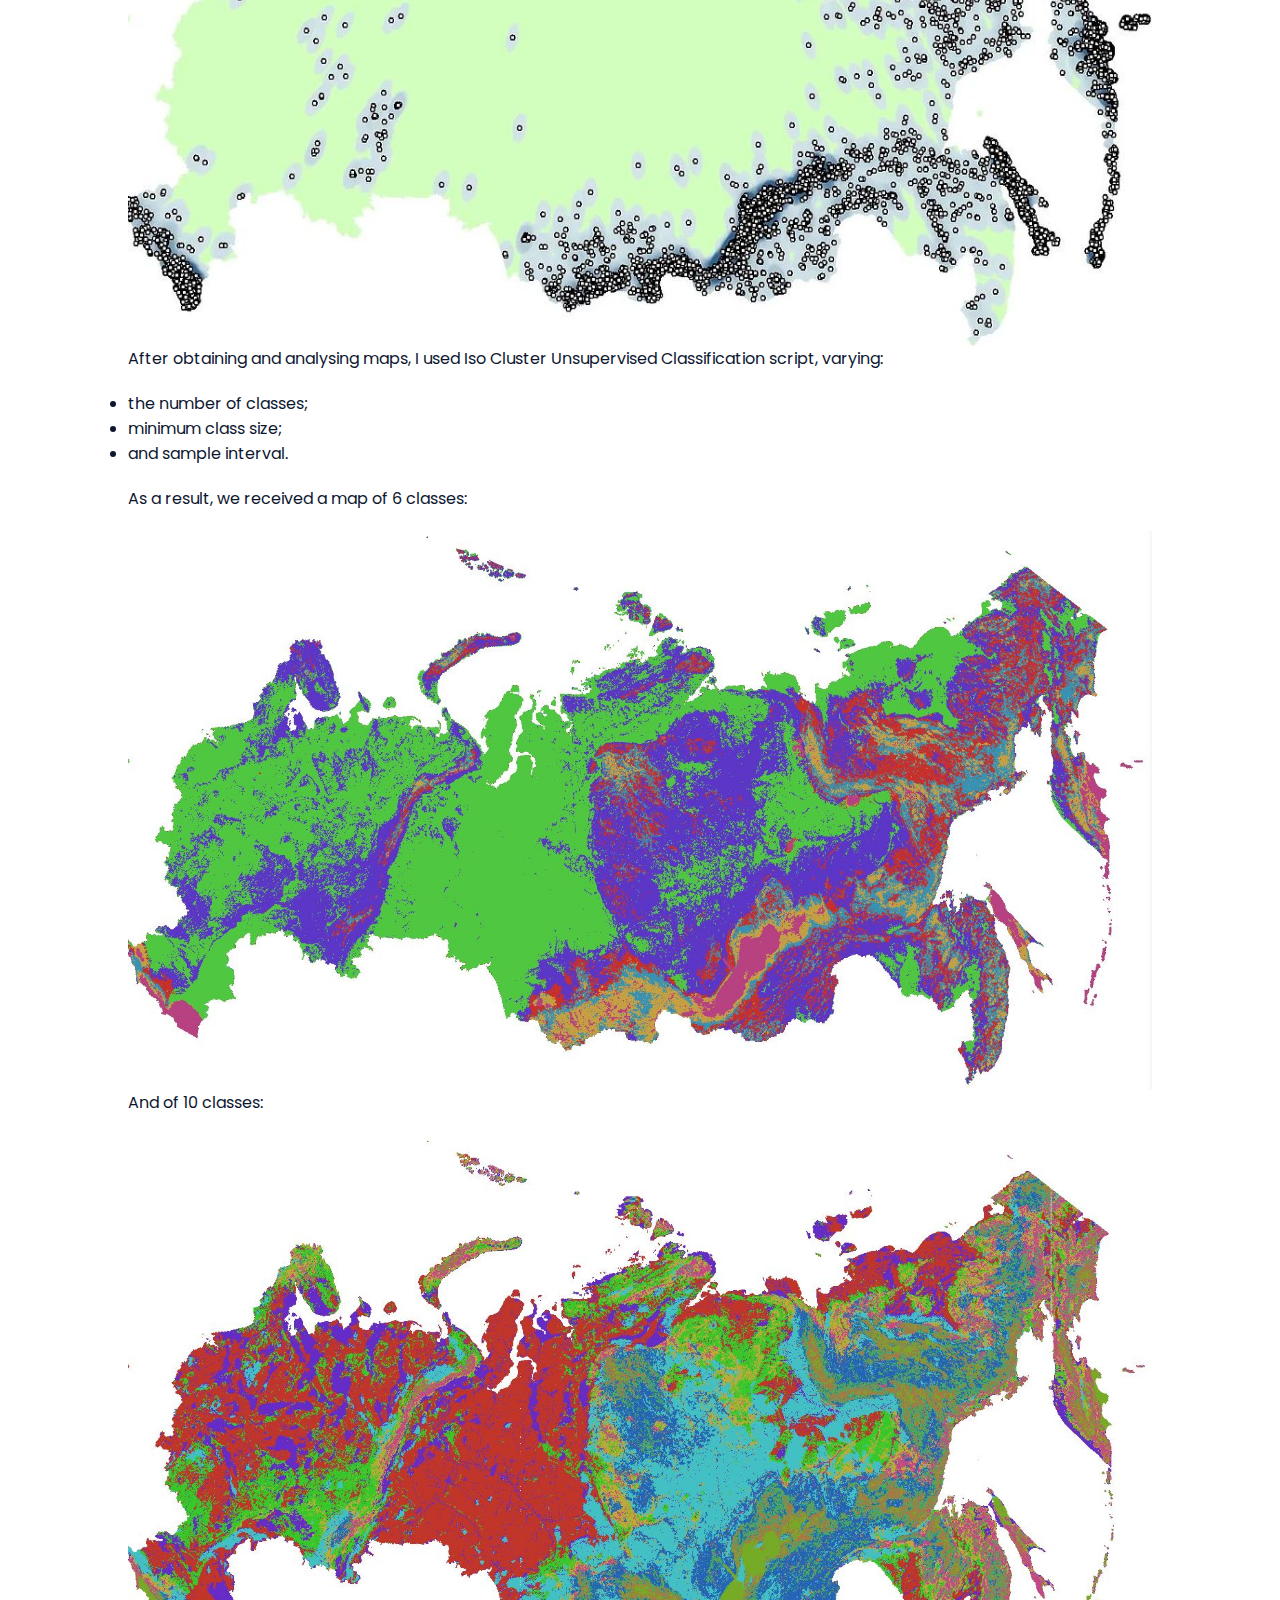
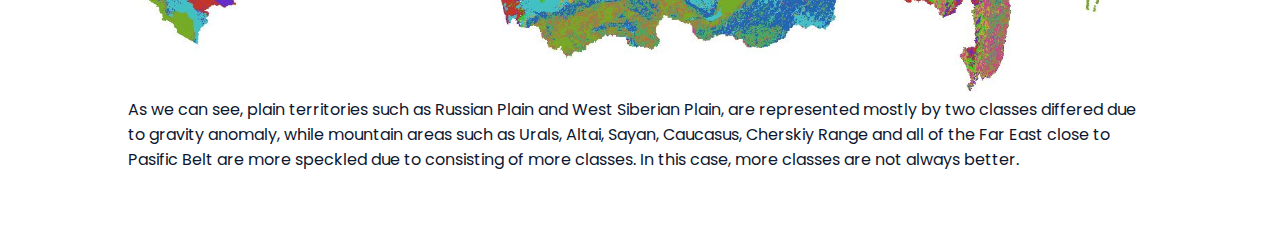
<file: map_of_background_seismicity.html>
<!DOCTYPE html>
<html lang="en">

<head>
    <meta charset="UTF-8">
    <meta name="viewport" content="width=device-width, initial-scale=1.0">

    <link rel="stylesheet" href="assets/css/styles.css">
    <link href='https://cdn.jsdelivr.net/npm/boxicons@2.0.5/css/boxicons.min.css' rel='stylesheet'>

    <title>Seismicity</title>
    <style>
        p {
            margin-bottom: 20px;
            /* Steps between lines */
        }
    </style>
</head>

<body>
    <!--===== HEADER =====-->
    <header class="l-header">
        <nav class="nav bd-grid">
            <div>
                <a href="#" class="nav__logo">Tim</a>
            </div>

            <div class="nav__menu" id="nav-menu">
                <ul class="nav__list">
                    <li class="nav__item"><a href="index.html#home" class="nav__link">Home</a></li>
                    <li class="nav__item"><a href="index.html#about" class="nav__link">About</a></li>
                    <li class="nav__item"><a href="index.html#skills" class="nav__link">Skills</a></li>
                    <li class="nav__item"><a href="index.html#work" class="nav__link">Projects</a></li>
                </ul>
            </div>
            <div class="nav__toggle" id="nav-toggle">
                <i class='bx bx-menu'></i>
            </div>
        </nav>
    </header>
    <main class="l-main">
        <!--===== Project information =====-->
        <section class="information section" id="information">
            <h2 class="section-title">Map of background seismicity</h2>

            <div class="contact__container bd-grid">

                <div>
                    <p>The aim of the project was to develop a map of background seismicity domains that will be used as
                        input data in General Seismic Regionalizing (GSR) map development.</p>
                    <p>Colleagues decided that background seismicity depends on a few parameters:</p>
                    <li> Earth’s gravity anomaly;</li>
                    <li> heat flow;</li>
                    <li> topography range;</li>
                    <li> active faults;</li>
                    <li> seismic events with magnitude from 3 to 5.5.</li>
                    <div style="height: 20px;"></div>
                    <p>1) The map of Earth’s gravity anomaly created by kriging interpolation of <a
                            href="https://bgi.obs-mip.fr/data-products/grids-and-models/wgm2012-global-model/"
                            target="_blank">Free-air gravity anomaly ascii data.</a></p>
                    <img src="assets/img/Seiscmicity/1.JPG">
                    <p>2) The map of heat flow also interpolated by inverse distance weighted (IDW) method from points
                        of <a
                            href="https://www.datapages.com/gis-map-publishing-program/gis-open-files/global-framework/global-heat-flow-database"
                            target="_blank">Global Heat Flow Database.</a>
                        Unfortunately, there are not
                        so many points in Russia (especially in Siberia), that does not allow to use kriging or other
                        more accurate methods.</p>
                    <img src="assets/img/Seiscmicity/2.JPG">
                    <p>3) The map of topography range. I used <a
                            href="https://www.datapages.com/gis-map-publishing-program/gis-open-files/global-framework/global-heat-flow-database"
                            target="_blank">GTOPO30 of USGS</a>
                        for a basemap and applied
                        Focal statistics
                        tool with circle neighbourhood and "range" as a statistics type to obtain Earth's surface
                        amplitude in each circle</p>
                    <img src="assets/img/Seiscmicity/3.JPG">
                    <p>
                        4) The map of active faults density created on <a
                            href="https://www.researchgate.net/publication/364237981_The_Active_Faults_of_Eurasia_Database_AFEAD_the_ontology_and_design_behind_the_continental-scale_dataset"
                            target="_blank">Active faults of Eurasia database</a> by Line density tool
                    </p>
                    <img src="assets/img/Seiscmicity/4.JPG">
                    <p>
                        5) The map of seismic events density with magnitude from 3 to 5.5, created by Point density
                        tool. Events with higher magnitude should be considered in other processing.
                    </p>
                    <img src="assets/img/Seiscmicity/5.JPG">
                    <p>
                        After obtaining and analysing maps, I used Iso Cluster Unsupervised Classification script,
                        varying:
                    </p>

                    <li> the number of classes;</li>
                    <li> minimum class size;</li>
                    <li> and sample interval.</li>
                    <div style="height: 20px;"></div>
                    <p>
                        As a result, we received a map of 6 classes:
                    </p>
                    <img src="assets/img/Seiscmicity/6.png">
                    <p>
                        And of 10 classes:
                    </p>
                    <img src="assets/img/Seiscmicity/7.png">
                    <p>
                        As we can see, plain territories such as Russian Plain and West Siberian Plain, are represented
                        mostly by two classes differed due to gravity anomaly, while mountain areas such as Urals,
                        Altai, Sayan, Caucasus, Cherskiy Range and all of the Far East close to Pasific Belt are more
                        speckled due to consisting of more classes.
                        In this case, more classes are not always better.
                    </p>
                </div>

            </div>
        </section>

</body>

</html>
</file>
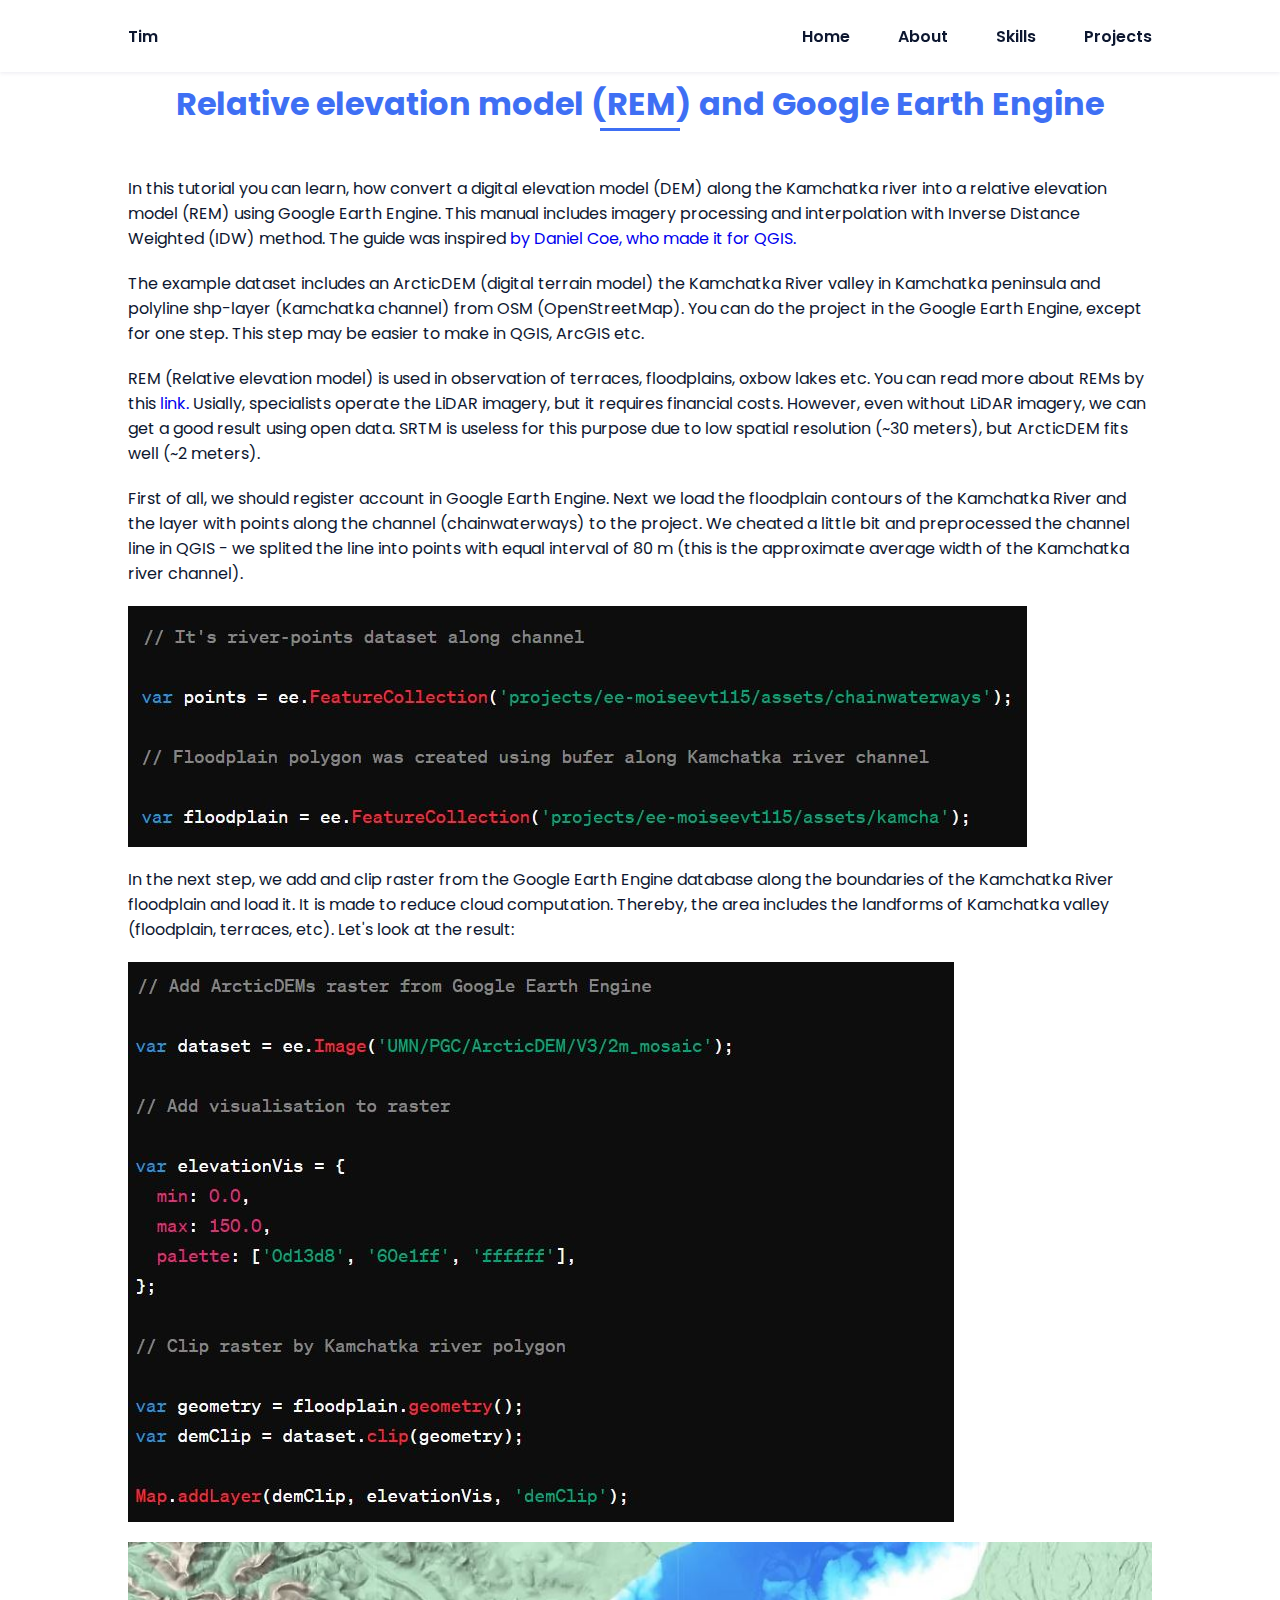
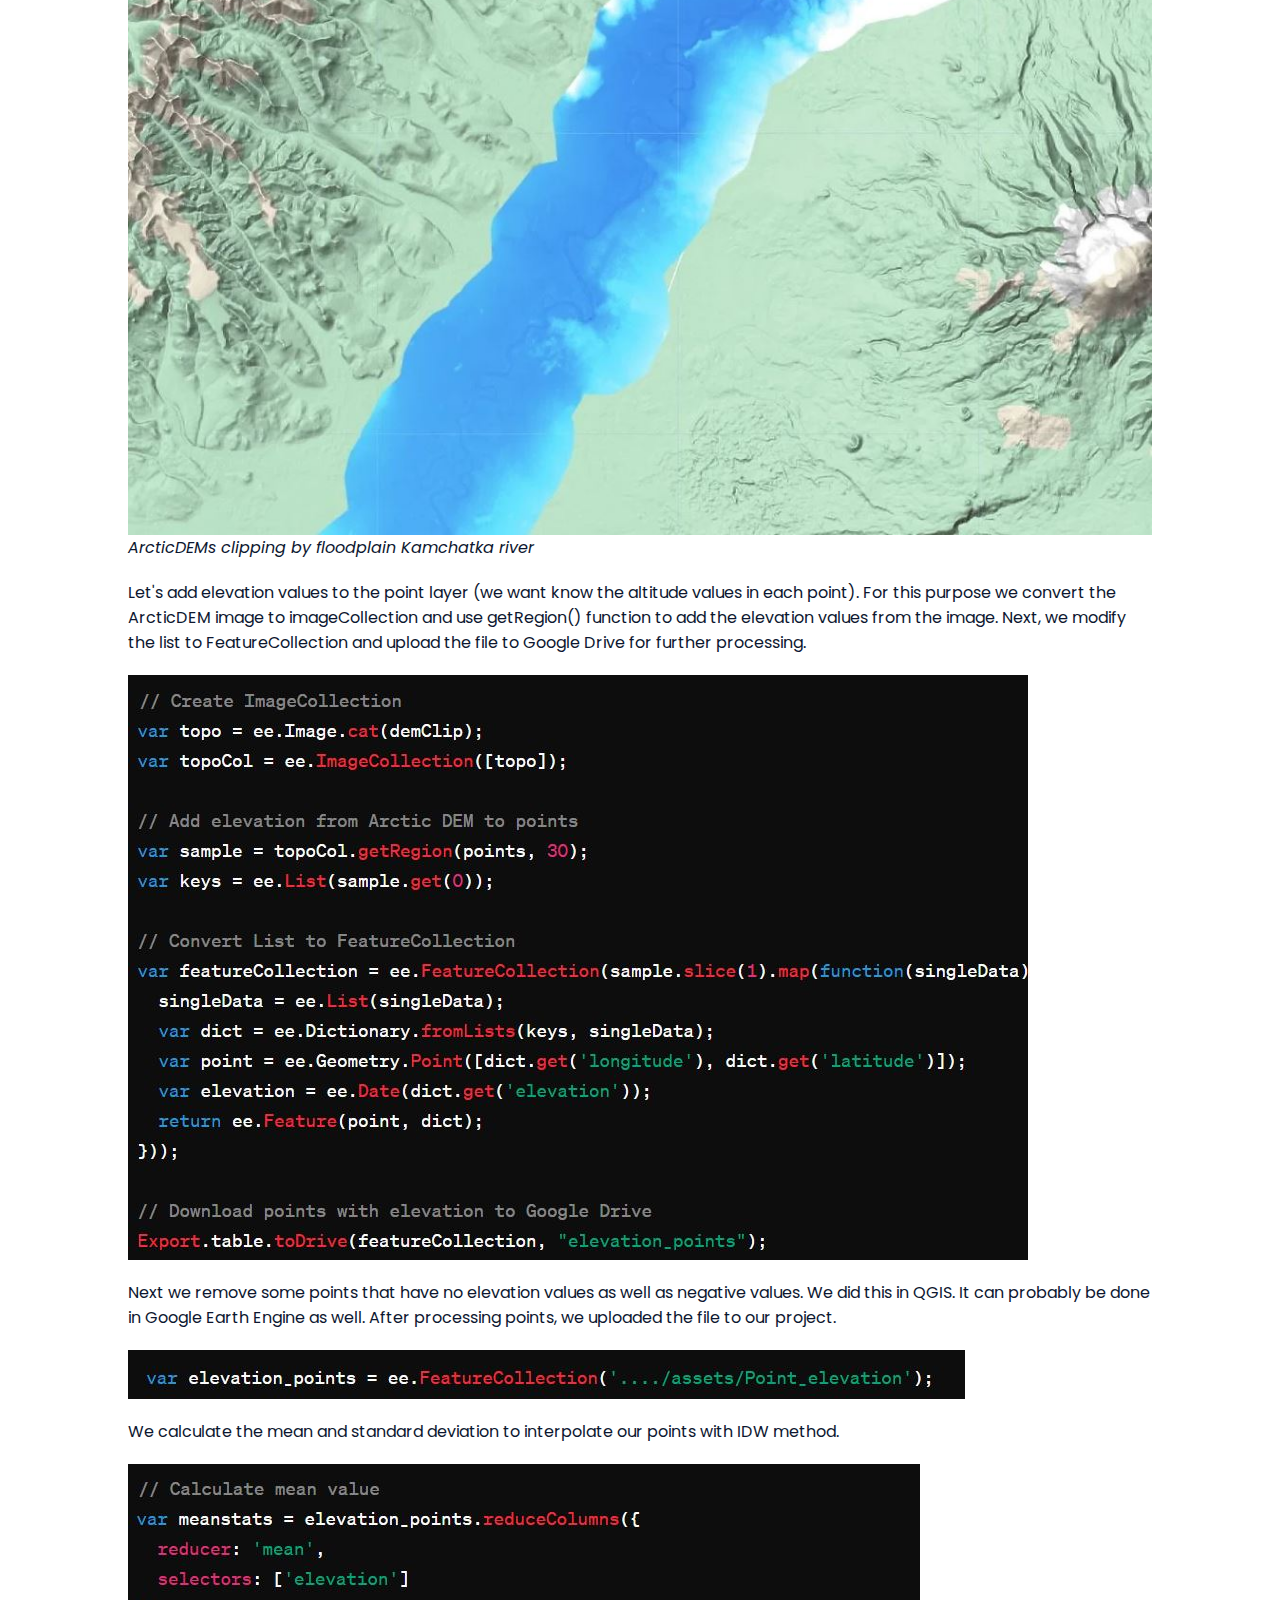
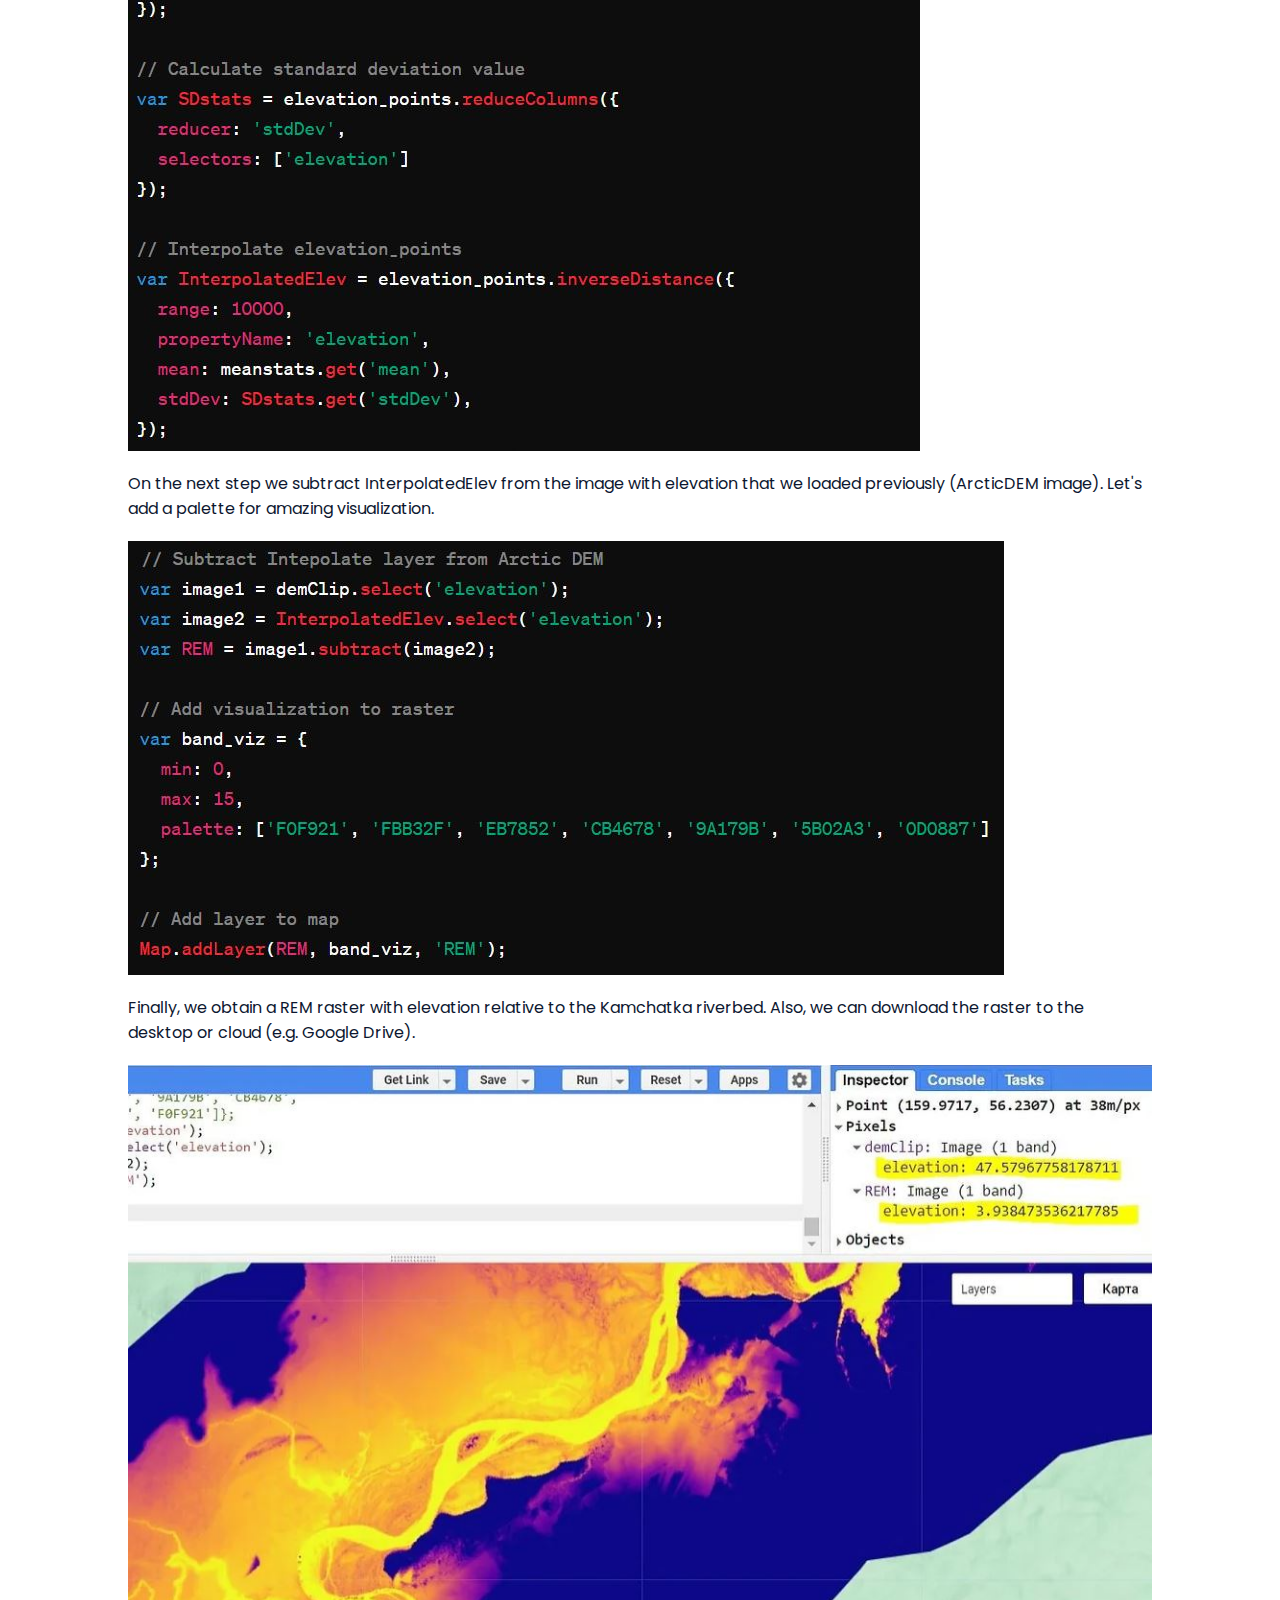
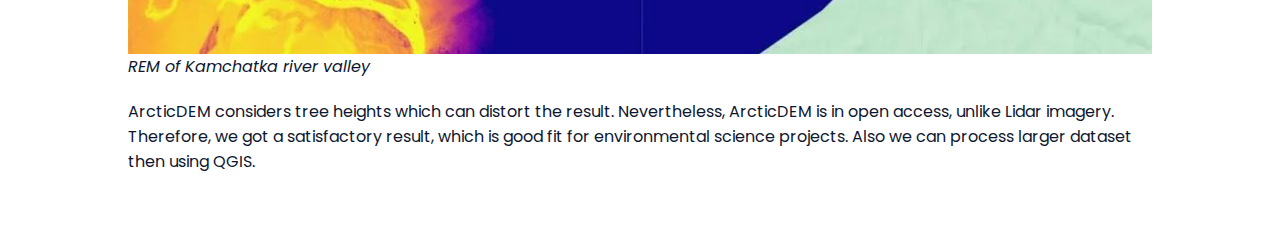
<file: REM.html>
<!DOCTYPE html>
<html lang="en">

<head>
    <meta charset="UTF-8">
    <meta name="viewport" content="width=device-width, initial-scale=1.0">

    <link rel="stylesheet" href="assets/css/styles.css">
    <link href='https://cdn.jsdelivr.net/npm/boxicons@2.0.5/css/boxicons.min.css' rel='stylesheet'>

    <title>Seismicity</title>
    <style>
        p {
            margin-bottom: 20px;
            /* Steps between lines */
        }
    </style>
</head>

<body>
    <!--===== HEADER =====-->
    <header class="l-header">
        <nav class="nav bd-grid">
            <div>
                <a href="#" class="nav__logo">Tim</a>
            </div>

            <div class="nav__menu" id="nav-menu">
                <ul class="nav__list">
                    <li class="nav__item"><a href="index.html#home" class="nav__link">Home</a></li>
                    <li class="nav__item"><a href="index.html#about" class="nav__link">About</a></li>
                    <li class="nav__item"><a href="index.html#skills" class="nav__link">Skills</a></li>
                    <li class="nav__item"><a href="index.html#work" class="nav__link">Projects</a></li>
                </ul>
            </div>
            <div class="nav__toggle" id="nav-toggle">
                <i class='bx bx-menu'></i>
            </div>
        </nav>
    </header>
    <main class="l-main">
        <!--===== Project information =====-->
        <section class="information section" id="information">
            <h2 class="section-title">Relative elevation model (REM) and Google Earth Engine</h2>

            <div class="contact__container bd-grid">

                <div>
                    <p>In this tutorial you can learn, how convert a digital elevation model (DEM) along the Kamchatka
                        river into a
                        relative elevation model (REM) using Google Earth Engine. This manual includes imagery
                        processing and interpolation with Inverse Distance Weighted (IDW) method. The guide was inspired
                        <a href="https://bgi.obs-mip.fr/data-products/grids-and-models/wgm2012-global-model/"
                            target="_blank">by Daniel Coe, who made it for QGIS.</a>
                    </p>
                    <p>The example dataset includes an ArcticDEM (digital terrain model) the Kamchatka River valley in
                        Kamchatka peninsula and polyline shp-layer (Kamchatka channel) from OSM (OpenStreetMap). You can
                        do the project in the Google Earth Engine, except for one step.
                        This step may be easier to make in QGIS, ArcGIS etc.</p>
                    <p>
                        REM (Relative elevation model) is used in observation of terraces, floodplains, oxbow lakes etc.
                        You can read more about REMs by this <a
                            href="https://storymaps.arcgis.com/stories/19b6bfe0c3aa454c853bd6d9b7228adf"
                            target="_blank">link.</a> Usially, specialists operate the LiDAR imagery, but
                        it requires financial costs. However, even without LiDAR imagery, we can get a good result using
                        open data. SRTM is useless for this purpose due to low spatial resolution (~30 meters), but
                        ArcticDEM fits well (~2 meters).
                    </p>
                    <p>
                        First of all, we should register account in Google Earth Engine. Next we load the floodplain
                        contours of the Kamchatka River and the layer with points along the channel (chainwaterways) to
                        the project. We cheated a little bit and preprocessed the channel line in QGIS - we splited the
                        line into points with equal interval of 80 m (this is the approximate average width of the
                        Kamchatka river channel).
                    </p>
                    <img src="assets/img/REM/1.JPG">
                    <div style="height: 20px;"></div>
                    <p>
                        In the next step, we add and clip raster from the Google Earth Engine database along the
                        boundaries of the Kamchatka River floodplain and load it. It is made to reduce cloud
                        computation. Thereby, the area includes the landforms of Kamchatka valley (floodplain, terraces,
                        etc). Let's look at the result:
                    </p>
                    <img src="assets/img/REM/2.JPG">
                    <div style="height: 20px;"></div>
                    <img src="assets/img/REM/3.JPG">
                    <i>ArcticDEMs clipping by floodplain Kamchatka river</i>
                    <div style="height: 20px;"></div>
                    <p>
                        Let's add elevation values to the point layer (we want know the altitude values in each point).
                        For this purpose we convert the ArcticDEM image to imageCollection and use getRegion() function
                        to add the elevation values from the image. Next, we modify the list to FeatureCollection and
                        upload the file to Google Drive for further processing.
                    </p>
                    <img src="assets/img/REM/4.JPG">
                    <div style="height: 20px;"></div>
                    <p>

                        Next we remove some points that have no elevation values as well as negative values. We did this
                        in QGIS. It can probably be done in Google Earth Engine as well. After processing points, we
                        uploaded the file to our project.
                    </p>
                    <img src="assets/img/REM/5.JPG">
                    <div style="height: 20px;"></div>
                    <p>
                        We calculate the mean and standard deviation to interpolate our points with IDW method.
                    </p>
                    <img src="assets/img/REM/6.JPG">
                    <div style="height: 20px;"></div>
                    <p>
                        On the next step we subtract InterpolatedElev from the image with elevation that we loaded
                        previously (ArcticDEM image). Let's add a palette for amazing visualization.
                    </p>
                    <img src="assets/img/REM/7.JPG">
                    <div style="height: 20px;"></div>
                    <p>
                        Finally, we obtain a REM raster with elevation relative to the Kamchatka riverbed. Also, we can
                        download the raster to the desktop or cloud (e.g. Google Drive).
                    </p>
                    <img src="assets/img/REM/8.JPG">
                    <i>REM of Kamchatka river valley</i>
                    <div style="height: 20px;"></div>
                    <p>
                        ArcticDEM considers tree heights which can distort the result. Nevertheless, ArcticDEM is in
                        open access, unlike Lidar imagery. Therefore, we got a satisfactory result, which is good fit
                        for environmental science projects. Also we can process larger dataset then using QGIS.
                    </p>
                </div>
            </div>
        </section>

</body>

</html>
</file>
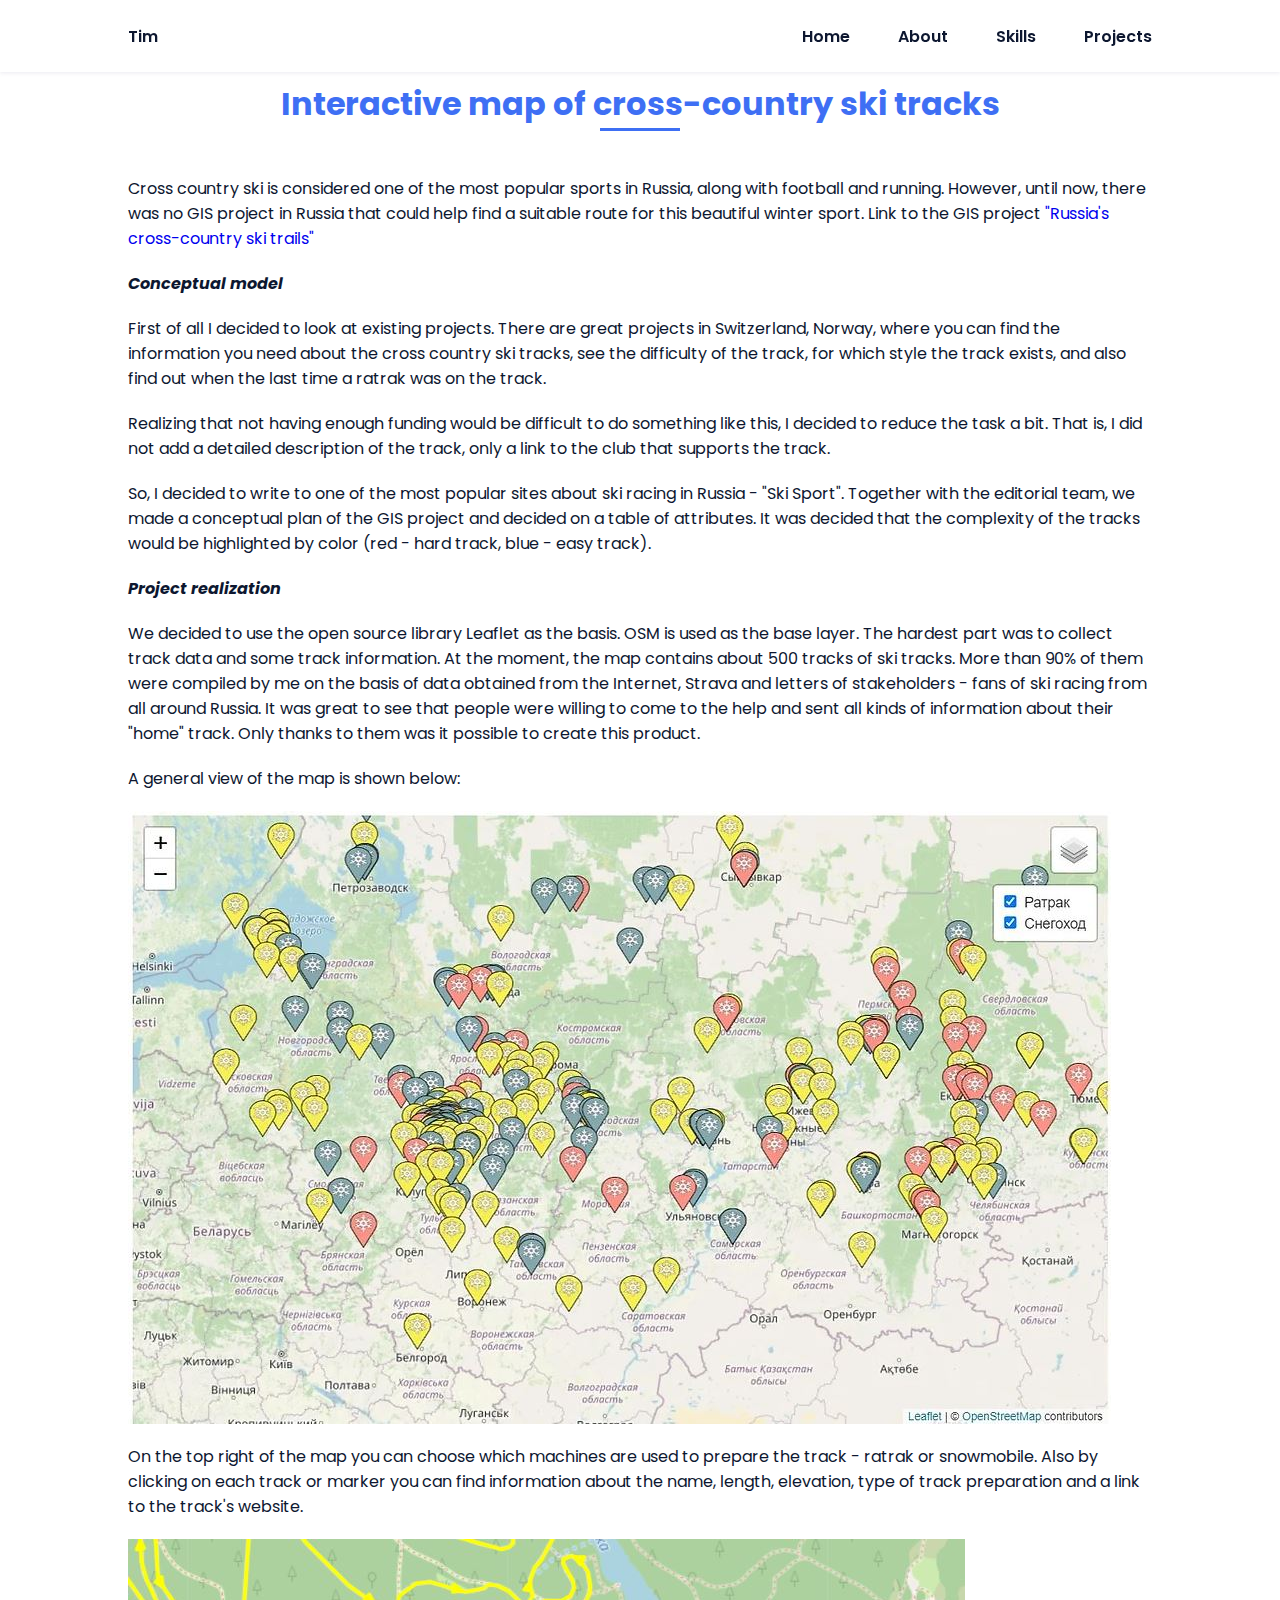
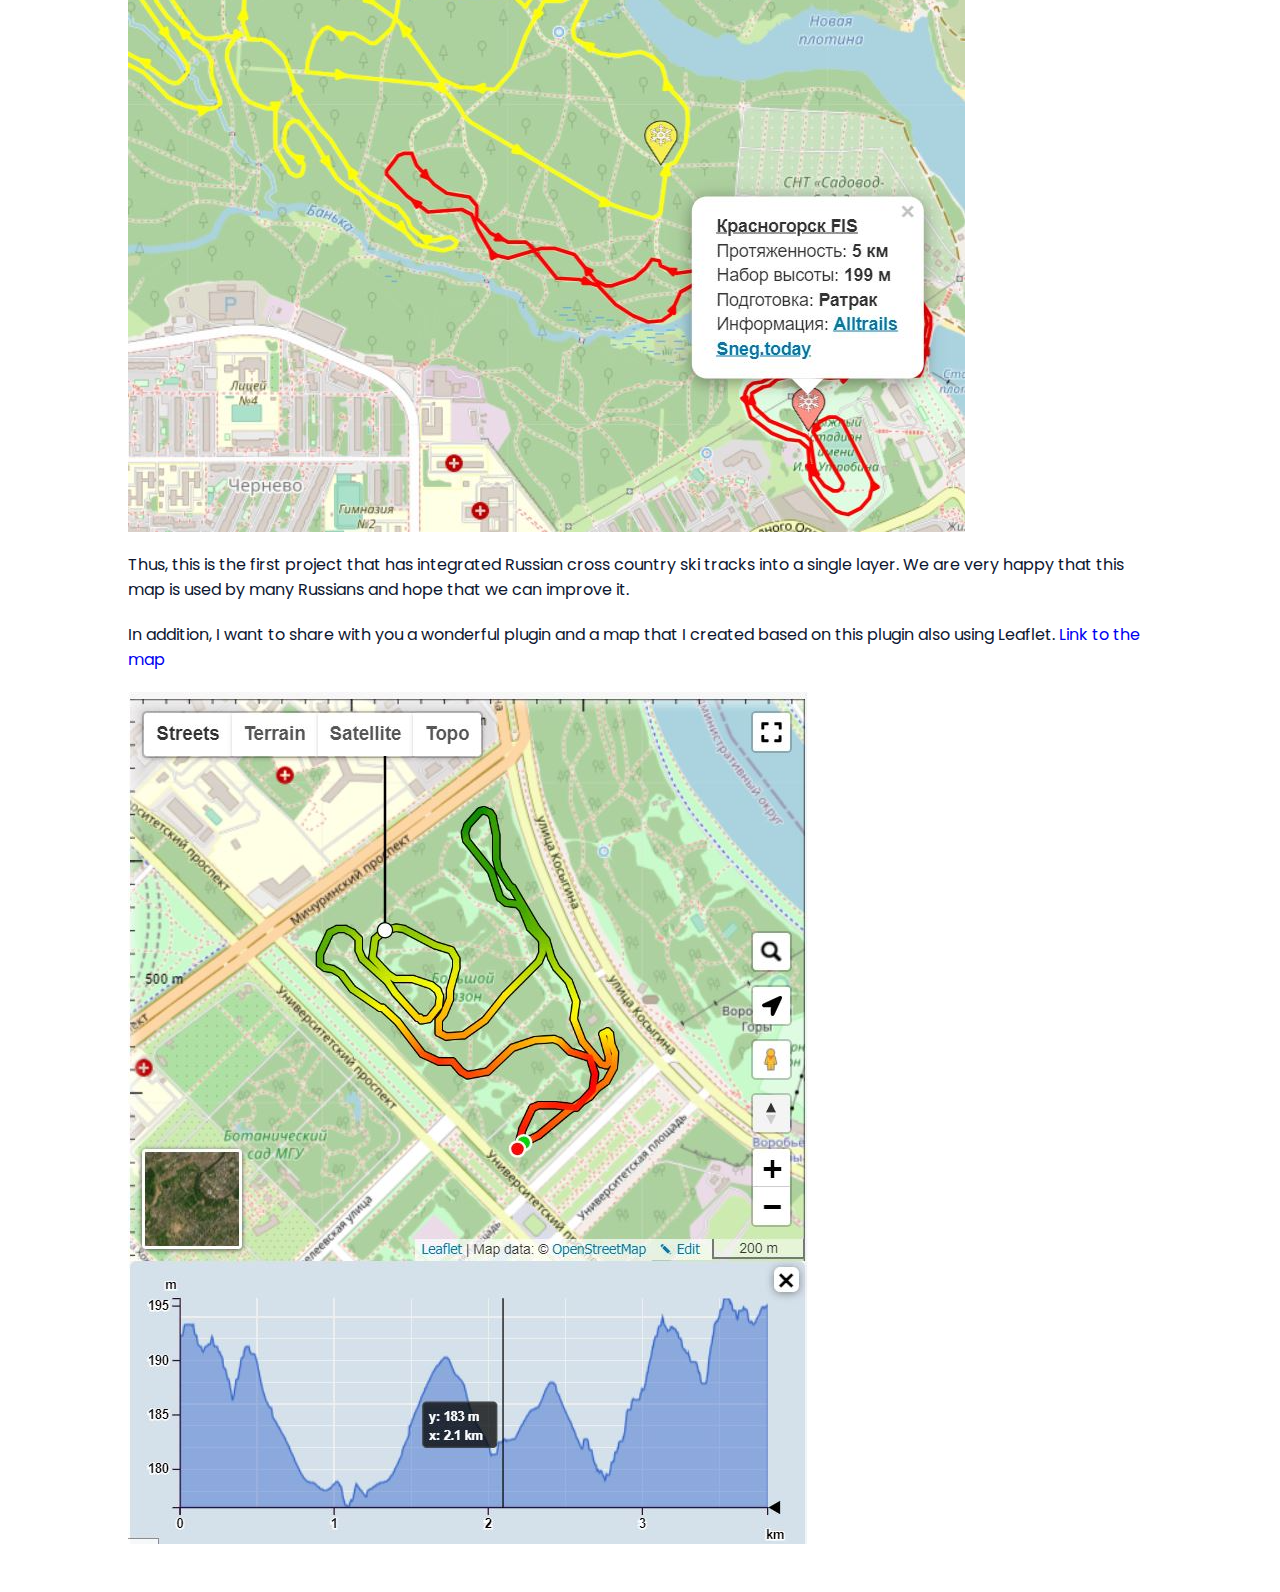
<file: SkiTracks_map.html>
<!DOCTYPE html>
<html lang="en">

<head>
    <meta charset="UTF-8">
    <meta name="viewport" content="width=device-width, initial-scale=1.0">

    <link rel="stylesheet" href="assets/css/styles.css">
    <link href='https://cdn.jsdelivr.net/npm/boxicons@2.0.5/css/boxicons.min.css' rel='stylesheet'>

    <title>Interactive map of cross-country ski tracks</title>
    <style>
        p {
            margin-bottom: 20px;
            /* Steps between lines */
        }
    </style>
</head>

<body>
    <!--===== HEADER =====-->
    <header class="l-header">
        <nav class="nav bd-grid">
            <div>
                <a href="#" class="nav__logo">Tim</a>
            </div>

            <div class="nav__menu" id="nav-menu">
                <ul class="nav__list">
                    <li class="nav__item"><a href="index.html#home" class="nav__link">Home</a></li>
                    <li class="nav__item"><a href="index.html#about" class="nav__link">About</a></li>
                    <li class="nav__item"><a href="index.html#skills" class="nav__link">Skills</a></li>
                    <li class="nav__item"><a href="index.html#work" class="nav__link">Projects</a></li>
                </ul>
            </div>
            <div class="nav__toggle" id="nav-toggle">
                <i class='bx bx-menu'></i>
            </div>
        </nav>
    </header>
    <main class="l-main">
        <!--===== Project information =====-->
        <section class="information section" id="information">
            <h2 class="section-title">Interactive map of cross-country ski tracks</h2>

            <div class="contact__container bd-grid">

                <div>
                    <p>Cross country ski is considered one of the most popular sports in Russia, along with football and
                        running. However, until now, there was no GIS project in Russia that could help find a suitable
                        route for this beautiful winter sport. Link to the GIS project <a
                            href="https://www.skisport.ru/ski-trail-map/" target="_blank">"Russia's cross-country ski
                            trails"</a></p>
                    </p>
                    <p><b><i>Conceptual model</i></b></p>
                    <p>
                        First of all I decided to look at existing projects. There are great projects in Switzerland,
                        Norway, where you can find the information you need about the cross country ski tracks, see the
                        difficulty of the track, for which style the track exists, and also find out when the last time
                        a ratrak was on the track.
                    </p>
                    <p>
                        Realizing that not having enough funding would be difficult to do something like this, I decided
                        to reduce the task a bit. That is, I did not add a detailed description of the track, only a
                        link to the club that supports the track.
                    </p>
                    <p>
                        So, I decided to write to one of the most popular sites about ski racing in Russia - "Ski
                        Sport". Together with the editorial team, we made a conceptual plan of the GIS project and
                        decided on a table of attributes. It was decided that the complexity of the tracks would be
                        highlighted by color (red - hard track, blue - easy track).
                    </p>
                    <p><b><i>Project realization</i></b></p>
                    <p>
                        We decided to use the open source library Leaflet as the basis. OSM is used as the base layer.
                        The hardest part was to collect track data and some track information. At the moment, the map
                        contains about 500 tracks of ski tracks. More than 90% of them were compiled by me on the basis
                        of data obtained from the Internet, Strava and letters of stakeholders - fans of ski racing from
                        all around Russia. It was great to see that people were willing to come to the help and sent all
                        kinds of information about their "home" track. Only thanks to them was it possible to create
                        this product.
                    </p>
                    <p>
                        A general view of the map is shown below:
                    </p>
                    <img src="assets/img/Skimap/1.JPG">
                    <div style="height: 20px;"></div>
                    <p>
                        On the top right of the map you can choose which machines are used to prepare the track - ratrak
                        or snowmobile.
                        Also by clicking on each track or marker you can find information about the name, length,
                        elevation, type of track preparation and a link to the track's website.
                    </p>
                    <img src="assets/img/Skimap/2.png">
                    <div style="height: 20px;"></div>
                    <p>
                        Thus, this is the first project that has integrated Russian cross country ski tracks into a
                        single layer. We are very happy that this map is used by many Russians and hope that we can
                        improve it.
                    </p>
                    <p>
                        In addition, I want to share with you a wonderful plugin and a map that I created based on this
                        plugin also using Leaflet. <a href="https://skimsu.ru/?action=content&section=tracks&sub=bgazon"
                            target="_blank">Link
                            to the map</a>
                    </p>
                    <img src="assets/img/Skimap/3.png">
                </div>
            </div>
        </section>

</body>

</html>
</file>
<file: assets/css/styles.css>
/*===== GOOGLE FONTS =====*/
@import url("https://fonts.googleapis.com/css2?family=Poppins:wght@400;600;700&display=swap");
/*===== VARIABLES CSS =====*/
:root {
  --header-height: 3rem;
  --font-semi: 600;
  /*===== Colores =====*/
  /*Purple 260 - Red 355 - Blue 224 - Pink 340*/
  /* HSL color mode */
  --hue-color: 224;
  --first-color: hsl(var(--hue-color), 89%, 60%);
  --second-color: hsl(var(--hue-color), 56%, 12%);
  /*===== Fuente y tipografia =====*/
  --body-font: "Poppins", sans-serif;
  --big-font-size: 2rem;
  --h2-font-size: 1.25rem;
  --normal-font-size: .938rem;
  --smaller-font-size: .75rem;
  /*===== Margenes =====*/
  --mb-2: 1rem;
  --mb-4: 2rem;
  --mb-5: 2.5rem;
  --mb-6: 3rem;
  /*===== z index =====*/
  --z-back: -10;
  --z-fixed: 100;
}
@media screen and (min-width: 968px) {
  :root {
    --big-font-size: 3.5rem;
    --h2-font-size: 2rem;
    --normal-font-size: 1rem;
    --smaller-font-size: .875rem;
  }
}

/*===== BASE =====*/
*, ::before, ::after {
  box-sizing: border-box;
}

html {
  scroll-behavior: smooth;
}

body {
  margin: var(--header-height) 0 0 0;
  font-family: var(--body-font);
  font-size: var(--normal-font-size);
  color: var(--second-color);
}

h1, h2, p {
  margin: 0;
}

ul {
  margin: 0;
  padding: 0;
  list-style: none;
}

a {
  text-decoration: none;
}

img {
  max-width: 100%;
  height: auto;
  display: block;
}

/*===== CLASS CSS ===== */
.section-title {
  position: relative;
  font-size: var(--h2-font-size);
  color: var(--first-color);
  margin-top: var(--mb-2);
  margin-bottom: var(--mb-4);
  text-align: center;
}
.section-title::after {
  position: absolute;
  content: "";
  width: 64px;
  height: 0.18rem;
  left: 0;
  right: 0;
  margin: auto;
  top: 2rem;
  background-color: var(--first-color);
}

.section {
  padding-top: 3rem;
  padding-bottom: 2rem;
}

/*===== LAYOUT =====*/
.bd-grid {
  max-width: 1024px;
  display: grid;
  margin-left: var(--mb-2);
  margin-right: var(--mb-2);
}

.l-header {
  width: 100%;
  position: fixed;
  top: 0;
  left: 0;
  z-index: var(--z-fixed);
  background-color: #fff;
  box-shadow: 0 1px 4px rgba(119, 117, 158, 0.15);
}

/*===== NAV =====*/
.nav {
  height: var(--header-height);
  display: flex;
  justify-content: space-between;
  align-items: center;
  font-weight: var(--font-semi);
}
@media screen and (max-width: 767px) {
  .nav__menu {
    position: fixed;
    top: var(--header-height);
    right: -100%;
    width: 80%;
    height: 100%;
    padding: 2rem;
    background-color: var(--second-color);
    transition: 0.5s;
  }
}
.nav__item {
  margin-bottom: var(--mb-4);
}
.nav__link {
  position: relative;
  color: #fff;
}
.nav__link:hover {
  position: relative;
}
.nav__link:hover::after {
  position: absolute;
  content: "";
  width: 100%;
  height: 0.18rem;
  left: 0;
  top: 2rem;
  background-color: var(--first-color);
}
.nav__logo {
  color: var(--second-color);
}
.nav__toggle {
  color: var(--second-color);
  font-size: 1.5rem;
  cursor: pointer;
}

/*Active menu*/
.active-link::after {
  position: absolute;
  content: "";
  width: 100%;
  height: 0.18rem;
  left: 0;
  top: 2rem;
  background-color: var(--first-color);
}

/*=== Show menu ===*/
.show {
  right: 0;
}

/*===== HOME =====*/
.home {
  position: relative;
  row-gap: 5rem;
  padding: 4rem 0 5rem;
}
.home__data {
  align-self: center;
}
.home__title {
  font-size: var(--big-font-size);
  margin-bottom: var(--mb-5);
}
.home__title-color {
  color: var(--first-color);
}
.home__social {
  display: flex;
  flex-direction: column;
}
.home__social-icon {
  width: max-content;
  margin-bottom: var(--mb-2);
  font-size: 1.5rem;
  color: var(--second-color);
}
.home__social-icon:hover {
  color: var(--first-color);
}
.home__img {
  position: absolute;
  right: 0;
  bottom: 0;
  width: 260px;
}
.home__blob {
  fill: var(--first-color);
}
.home__blob-img {
  width: 460px;
}

/*BUTTONS*/
.button {
  display: inline-block;
  background-color: var(--first-color);
  color: #fff;
  padding: 0.75rem 2.5rem;
  font-weight: var(--font-semi);
  border-radius: 0.5rem;
  transition: 0.3s;
}
.button:hover {
  box-shadow: 0px 10px 36px rgba(0, 0, 0, 0.15);
}

/* ===== ABOUT =====*/
.about__container {
  row-gap: 2rem;
  text-align: center;
}
.about__subtitle {
  margin-bottom: var(--mb-2);
}
.about__img {
  justify-self: center;
}
.about__img img {
  width: 200px;
  border-radius: 0.5rem;
}

/* ===== SKILLS =====*/
.skills__container {
  row-gap: 2rem;
  text-align: center;
}
.skills__subtitle {
  margin-bottom: var(--mb-2);
}
.skills__text {
  margin-bottom: var(--mb-4);
}
.skills__data {
  display: flex;
  justify-content: space-between;
  align-items: center;
  position: relative;
  font-weight: var(--font-semi);
  padding: 0.5rem 1rem;
  margin-bottom: var(--mb-4);
  border-radius: 0.5rem;
  box-shadow: 0px 4px 25px rgba(14, 36, 49, 0.15);
}
.skills__icon {
  font-size: 2rem;
  margin-right: var(--mb-2);
  color: var(--first-color);
}
.skills__names {
  display: flex;
  align-items: center;
}
.skills__bar {
  position: absolute;
  left: 0;
  bottom: 0;
  background-color: var(--first-color);
  height: 0.25rem;
  border-radius: 0.5rem;
  z-index: var(--z-back);
}
.skills__html {
  width: 95%;
}
.skills__css {
  width: 85%;
}
.skills__js {
  width: 65%;
}
.skills__ux {
  width: 85%;
}
.skills__img {
  border-radius: 0.5rem;
}

/* ===== WORK =====*/
.work__container {
  row-gap: 2rem;
}
.work__img {
  box-shadow: 0px 4px 25px rgba(14, 36, 49, 0.15);
  border-radius: 0.5rem;
  overflow: hidden;
}
.work__img img {
  transition: 1s;
}
.work__img img:hover {
  transform: scale(1.1);
}

/* ===== CONTACT =====*/
.contact__input {
  width: 100%;
  font-size: var(--normal-font-size);
  font-weight: var(--font-semi);
  padding: 1rem;
  border-radius: 0.5rem;
  border: 1.5px solid var(--second-color);
  outline: none;
  margin-bottom: var(--mb-4);
}
.contact__button {
  display: block;
  border: none;
  outline: none;
  font-size: var(--normal-font-size);
  cursor: pointer;
  margin-left: auto;
}

/* ===== FOOTER =====*/
.footer {
  background-color: var(--second-color);
  color: #fff;
  text-align: center;
  font-weight: var(--font-semi);
  padding: 2rem 0;
}
.footer__title {
  font-size: 2rem;
  margin-bottom: var(--mb-4);
}
.footer__social {
  margin-bottom: var(--mb-4);
}
.footer__icon {
  font-size: 1.5rem;
  color: #fff;
  margin: 0 var(--mb-2);
}
.footer__copy {
  font-size: var(--smaller-font-size);
}

/* ===== MEDIA QUERIES=====*/
@media screen and (max-width: 320px) {
  .home {
    row-gap: 2rem;
  }
  .home__img {
    width: 200px;
  }
}
@media screen and (min-width: 576px) {
  .home {
    padding: 4rem 0 2rem;
  }
  .home__social {
    padding-top: 0;
    padding-bottom: 2.5rem;
    flex-direction: row;
    align-self: flex-end;
  }
  .home__social-icon {
    margin-bottom: 0;
    margin-right: var(--mb-4);
  }
  .home__img {
    width: 300px;
    bottom: 25%;
  }
  .about__container {
    grid-template-columns: repeat(2, 1fr);
    align-items: center;
    text-align: initial;
  }
  .skills__container {
    grid-template-columns: 0.7fr;
    justify-content: center;
    column-gap: 1rem;
  }
  .work__container {
    grid-template-columns: repeat(2, 1fr);
    column-gap: 2rem;
    padding-top: 2rem;
  }
  .contact__form {
    width: 360px;
    padding-top: 2rem;
  }
  .contact__container {
    justify-items: center;
  }
}
@media screen and (min-width: 768px) {
  body {
    margin: 0;
  }
  .section {
    padding-top: 4rem;
    padding-bottom: 3rem;
  }
  .section-title {
    margin-bottom: var(--mb-6);
  }
  .section-title::after {
    width: 80px;
    top: 3rem;
  }
  .nav {
    height: calc(var(--header-height) + 1.5rem);
  }
  .nav__list {
    display: flex;
    padding-top: 0;
  }
  .nav__item {
    margin-left: var(--mb-6);
    margin-bottom: 0;
  }
  .nav__toggle {
    display: none;
  }
  .nav__link {
    color: var(--second-color);
  }
  .home {
    padding: 8rem 0 2rem;
  }
  .home__img {
    width: 400px;
    bottom: 10%;
  }
  .about__container {
    padding-top: 2rem;
  }
  .about__img img {
    width: 300px;
  }
  .skills__container {
    grid-template-columns: repeat(2, 1fr);
    column-gap: 2rem;
    align-items: center;
    text-align: initial;
  }
  .work__container {
    grid-template-columns: repeat(3, 1fr);
    column-gap: 2rem;
  }
}
@media screen and (min-width: 992px) {
  .bd-grid {
    margin-left: auto;
    margin-right: auto;
  }
  .home {
    padding: 10rem 0 2rem;
  }
  .home__img {
    width: 450px;
  }
}
</file>
